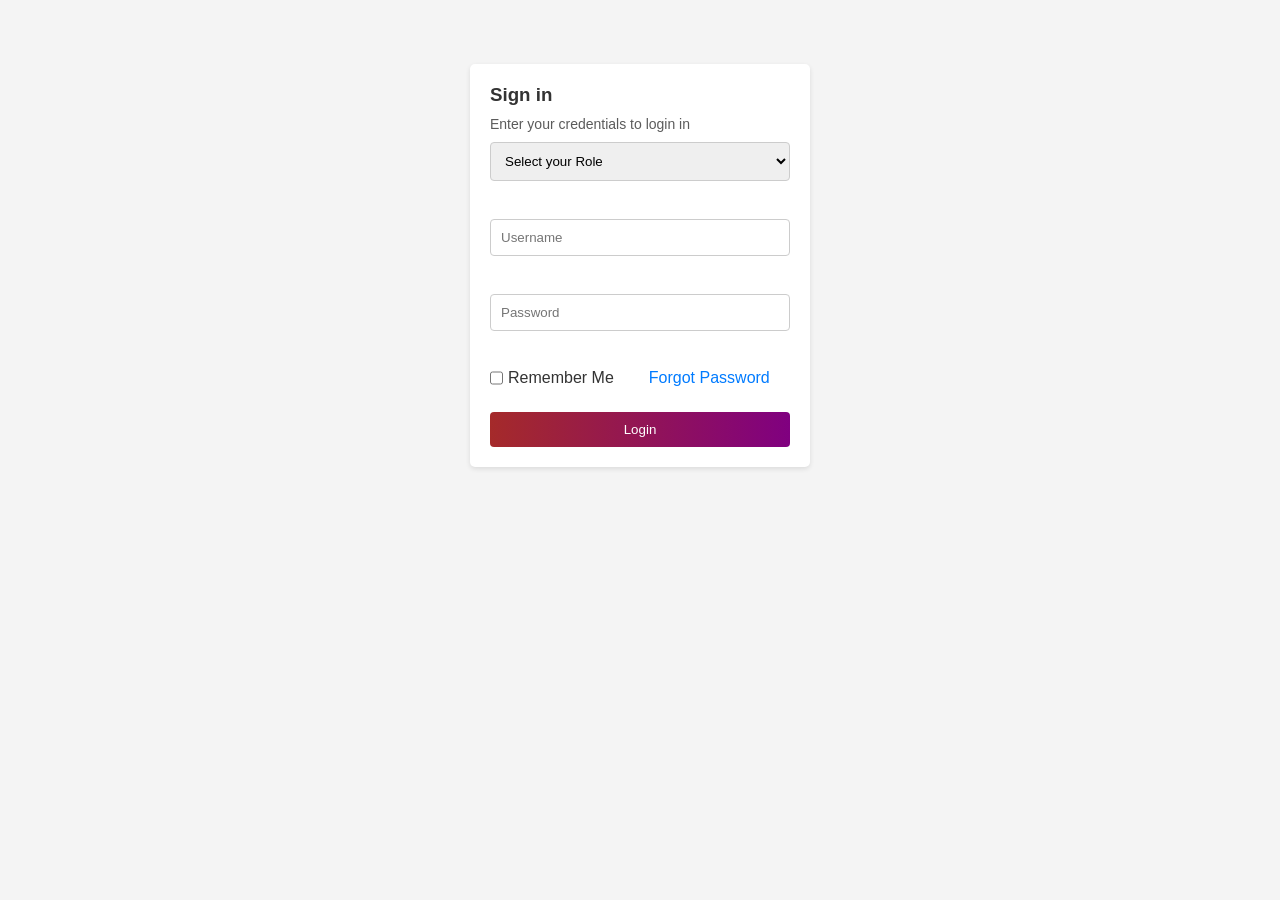
<file: HMS/index.html>
<html>
    <head>
        <link rel="stylesheet" href="styles.css">
    </head>
    <body>
        <div class="main_div">
            <h3>Sign in</h3>
            <p>Enter your credentials to login in</p>
            <form action="login.php" method="post">
              <select name="role" id="role">
                <option value="">Select your Role</option>
                <option value="Admin">Admin</option>
                <option value="Doctor">Doctor</option>
                <option value="patient">Patient</option>
              </select>  
                <br>
                <input type="text" name="username" placeholder="Username" required>
                <br>
                <input type="password" name="password" placeholder="Password" required>
                <br>
                <div class="options">
                    <input type="checkbox" id="rememberMe" name="rememberMe"> Remember Me
                    <a href="#" style="margin-left: 10%;">Forgot Password</a>
                </div>
                <button type="submit">Login</button>
            
            </form>

        </div>
    </body>
</html>
</file>
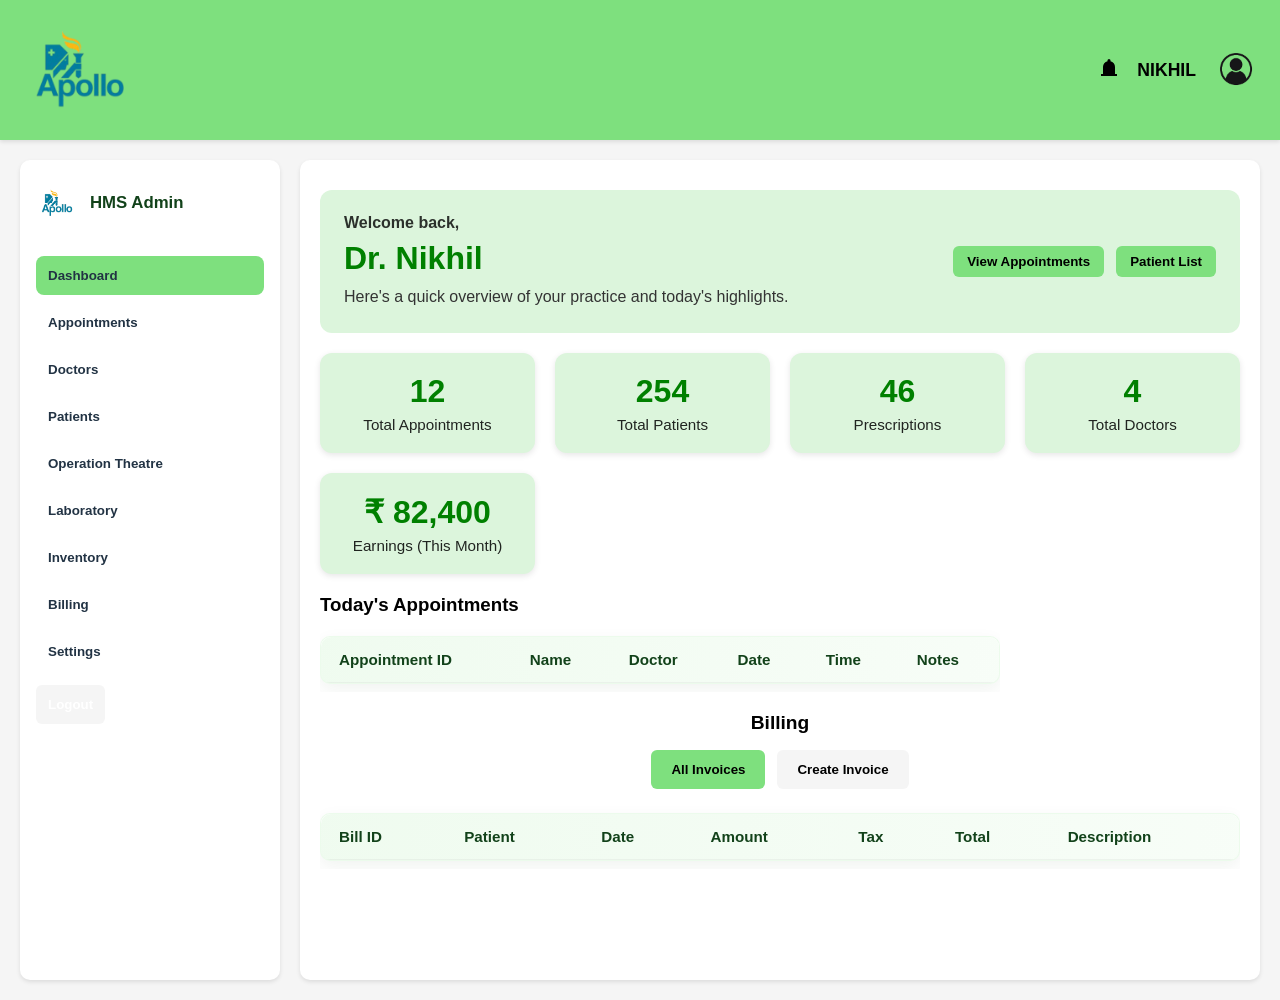
<file: HMS/admin/index.html>
<!DOCTYPE html>
<html lang="en">

<head>
    <meta charset="UTF-8">
    <meta name="viewport" content="width=device-width, initial-scale=1.0">
    <title>Admin Dashboard</title>
    <link rel="stylesheet" href="style.css">
</head>

<body>

    <!-- ===== HEADER ===== -->
    <div class="header">
        <div class="left">
            <img src="../imgs/logo.png" alt="Logo" class="logo">
            <button class="nav-btn" onclick="toggleSidebar()">
                ☰
            </button>

        </div>

        <div class="right">
            <button title="Notifications">
                <svg xmlns="http://www.w3.org/2000/svg" height="24" width="24" viewBox="0 -960 960 960">
                    <path
                        d="M160-200v-80h80v-280q0-83 50-147.5T420-792v-28q0-25 17.5-42.5T480-880q25 0 42.5 17.5T540-820v28q80 20 130 84.5T720-560v280h80v80H160Z" />
                </svg>
            </button>

            <p id="patient_name">NIKHIL</p>
            <button><img src="../imgs/defaultdp.png" alt="User" id="userdp"></button>
        </div>
    </div>

    <!-- ===== MAIN CONTAINER ===== -->
    <div class="container">

        <!-- ===== SIDEBAR ===== -->
        <aside class="left_content" id="sidebar">
            <div class="brand">
                <img src="../imgs/logo.png" alt="Logo" class="logo_sm">
                <h3>HMS Admin</h3>
            </div>
            <nav class="nav">
                <button onclick="showContent('dashboard', this)" class="active">Dashboard</button>
                <button onclick="showContent('appointments', this)">Appointments</button>
                <button onclick="showContent('doctors', this)">Doctors</button>
                <button onclick="showContent('patients', this)">Patients</button>
                <button onclick="showContent('operation_theatre', this)">Operation Theatre</button>
                <button onclick="showContent('laboratory', this)">Laboratory</button>
                <button onclick="showContent('inventory', this)">Inventory</button>
                <button onclick="showContent('billing', this)">Billing</button>
                <button onclick="showContent('settings', this)">Settings</button>
            </nav>

           <form action="../logout.php" method="post">
             <div style="margin-top:auto">
                
                <button class="logout-btn" type="submit">Logout</button>
            </div>
           </form>
        </aside>

        <!-- ===== CONTENT AREA ===== -->
        <main class="right_content">

            <!-- ===== DASHBOARD ===== -->
            <div id="dashboard" class="content active">
                <div class="welcome_board">
                    <div>
                        <h4>Welcome back,</h4>
                        <h2 id="doc_name">Dr. Nikhil</h2>
                        <p>Here's a quick overview of your practice and today's highlights.</p>
                    </div>

                    <div style="margin-left:auto; display:flex; gap:12px; align-items:center;">
                        <button class="view_btn"
                            onclick="showContent('appointments', document.querySelector('.left_content button:nth-child(2)'))">View
                            Appointments</button>
                        <button class="view_btn"
                            onclick="showContent('patients', document.querySelector('.left_content button:nth-child(3)'))">Patient
                            List</button>
                    </div>
                </div>

                <!-- Stats -->
                <div class="stats">
                    <div class="stat_card">
                        <h3 id="stat_upcoming">12</h3>
                        <p>Total Appointments</p>
                    </div>
                    <div class="stat_card">
                        <h3 id="stat_patients">254</h3>
                        <p>Total Patients</p>
                    </div>
                    <div class="stat_card">
                        <h3 id="stat_pres">46</h3>
                        <p>Prescriptions</p>
                    </div>
                    <div class="stat_card">
                        <h3 id="stat_doc">4</h3>
                        <p>Total Doctors</p>
                    </div>
                    <div class="stat_card">
                        <h3 id="stat_earn">₹ 82,400</h3>
                        <p>Earnings (This Month)</p>
                    </div>
                </div>

                <!-- Quick tables -->
                <div class="columns">
                    <section>
                        <h3 style="margin-bottom:12px;">Today's Appointments</h3>
                        <div class="tb">
                            <table id="apt_table">
                                <thead>
                                    <tr>
                                        <th>Appointment ID</th>
                                        <th>Name</th>
                                        <th>Doctor</th>
                                        <th>Date</th>
                                        <th>Time</th>
                                        <th>Notes</th>
                                    </tr>
                                </thead>
                                <tbody></tbody>
                            </table>
                        </div>


                        <!-- Recent prescriptions removed -->

                    </section>

                </div>
            </div>

            <!-- ===== APPOINTMENTS ===== -->
            <div id="appointments" class="content">
                <h2 class="apt">Appointments</h2>

                <div class="apt_btns">
                    <button onclick="showAppointmentTab('up_comming_apt', this)" class="active">Upcoming</button>
                    <button onclick="showAppointmentTab('past_apt', this)">Past</button>
                    <button onclick="showAppointmentTab('add_apt', this)">Add Appointment</button>
                </div>

                <div id="up_comming_apt" class="apt_content active">
                    <div class="tb">
                        <table id="up_apt_table">
                            <thead>
                                <tr>
                                    <th>Appointment ID</th>
                                    <th>Name</th>
                                    <th>Doctor</th>
                                    <th>Date</th>
                                    <th>Time</th>
                                    <th>Notes</th>
                                </tr>
                            </thead>
                            <tbody></tbody>
                        </table>
                    </div>
                </div>

                <div id="past_apt" class="apt_content">
                    <div class="tb">
                        <table id="past_apt_table">
                            <thead>
                                <tr>
                                    <th>Appointment ID</th>
                                    <th>Name</th>
                                    <th>Doctor</th>
                                    <th>Date</th>
                                    <th>Time</th>
                                    <th>Notes</th>
                                </tr>
                            </thead>
                            <tbody></tbody>
                        </table>
                    </div>
                </div>

                <div id="add_apt" class="apt_content">
                    <form class="apt_form" id="add_apt_form" action="../phpactions/create_appointment.php"
                        method="POST">
                        <div class="form_row">
                            <label>Patient Name</label>
                            <input type="text" id="new_name" name="new_name" required>
                        </div>
                        <div class="form_row">
                            <label>Doctor Name</label>
                            <input type="text" id="new_doctor_name" name="new_doctor_name" required>
                        </div>
                        <div class="form_row">
                            <label>Date</label>
                            <input type="date" id="new_date" name="new_date" required>
                        </div>
                        <div class="form_row">
                            <label>Time</label>
                            <input type="time" id="new_time" name="new_time" required>
                        </div>
                        <div class="form_row full">
                            <label>Treatment / Notes</label>
                            <textarea id="new_treatment" name="new_treatment"></textarea>
                        </div>
                        <div class="form_actions">
                            <button onclick="addAppointment()">Add Appointment</button>
                        </div>
                    </form>
                </div>
            </div>

            <!-- ===== DOCTORS ===== -->
            <div id="doctors" class="content">
                <h2 class="apt">Doctors</h2>

                <div class="apt_btns">
                    <button onclick="showDoctorTab('all_doctors', this)" class="active">All Doctors</button>
                    <button onclick="showDoctorTab('add_doctor', this)">Add Doctor</button>
                </div>

                <div id="all_doctors" class="apt_content active">
                    <div class="tb">
                        <table id="doctors_table">
                            <thead>
                                <tr>
                                    <th>ID</th>
                                    <th>Name</th>
                                    <th>Specialty</th>
                                    <th>Email</th>
                                    <th>Phone</th>
                                </tr>
                            </thead>
                            <tbody></tbody>
                        </table>
                    </div>
                </div>

                <div id="add_doctor" class="apt_content">
                    <form class="apt_form" id="add_doctor_form" action="../phpactions/create_doctor.php" method="POST">
                        <div class="form_row">
                            <label>Doctor Name</label>
                            <input type="text" id="doc_name" name="doc_name" placeholder="Dr. Name" required>
                        </div>
                        <div class="form_row">
                            <label>Specialty</label>
                            <input type="text" id="doc_specialty" name="doc_specialty" placeholder="e.g., Cardiology"
                                required>
                        </div>
                        <div class="form_row">
                            <label>Email</label>
                            <input type="email" id="doc_email" name="doc_email" placeholder="doctor@hms.com" required>
                        </div>
                        <div class="form_row">
                            <label>Phone</label>
                            <input type="text" id="doc_phone" name="doc_phone" placeholder="9876543210" required>
                        </div>
                        <div class="form_actions">
                            <button onclick="addDoctor()">Add Doctor</button>
                        </div>
                    </form>
                </div>
            </div>

            <!-- ===== PATIENTS ===== -->
            <div id="patients" class="content">
                <h2 class="apt">Patients</h2>

                <div class="apt_btns">
                    <button onclick="showPatientTab('all_patients', this)" class="active">All Patients</button>
                    <button onclick="showPatientTab('add_patient', this)">Add Patient</button>
                </div>

                <div id="all_patients" class="apt_content active">
                    <div class="tb">
                        <table id="patients_table">
                            <thead>
                                <tr>
                                    <th>ID</th>
                                    <th>Name</th>
                                    <th>Age</th>
                                    <th>Phone</th>
                                    <th>Email</th>
                                    <th>Address</th>
                                </tr>
                            </thead>
                            <tbody></tbody>
                        </table>
                    </div>
                </div>

                <div id="add_patient" class="apt_content">
                    <form class="apt_form" id="add_patient_form" action="../phpactions/create_patient.php" method="POST">
                        <div class="form_row">
                            <label>Patient Name</label>
                            <input type="text" id="pat_name" name="pat_name" placeholder="Full Name" required>
                        </div>
                        <div class="form_row">
                            <label>Age</label>
                            <input type="number" id="pat_age" name="pat_age" placeholder="25">
                        </div>
                        <div class="form_row">
                            <label>Phone</label>
                            <input type="text" id="pat_phone" name="pat_phone" placeholder="9876543210">
                        </div>
                        <div class="form_row full">
                            <label>Address</label>
                            <input type="text" id="pat_address" name="pat_address" placeholder="House, Street, City">
                        </div>
                        <div class="form_row full">
                            <label>Email</label>
                            <input type="email" id="pat_email" name="pat_email" placeholder="patient@email.com">
                        </div>
                        <div class="form_actions">
                            <button type="submit">Add Patient</button>
                        </div>
                    </form>
                </div>
            </div>

            <!-- Prescriptions section removed -->

            <!-- ===== LABORATORY ===== -->
            <div id="laboratory" class="content">
                <h2 class="apt">Laboratory</h2>

                <div class="apt_btns">
                    <button onclick="showLabTab('all_labs', this)" class="active">All Labs</button>
                    <button onclick="showLabTab('add_lab', this)">Add Lab</button>
                </div>

                <div id="all_labs" class="apt_content active">
                                       <div class="tb">
                        <table id="lab_table">
                            <thead>
                                <tr>
                                    <th>Lab ID</th>
                                    <th>Lab Name</th>
                                    <th>Location</th>
                                    <th>Head</th>
                                    <th>Tests Available</th>
                                    
                                </tr>
                            </thead>
                            <tbody></tbody>
                        </table>
                    </div>
                </div>

                <div id="add_lab" class="apt_content">
                    <form class="apt_form" id="add_lab_form" action="../phpactions/create_lab.php" method="POST">
                        <div class="form_row">
                            <label>Lab Name</label>
                            <input type="text" id="lab_name" name="lab_name" placeholder="e.g., Pathology Lab">
                        </div>
                        <div class="form_row">
                            <label>Location</label>
                            <input type="text" id="lab_location" name="lab_location"
                                placeholder="e.g., Ground Floor, Block A">
                        </div>
                        <div class="form_row">
                            <label>Lab Head/Technician</label>
                            <input type="text" id="lab_head" name="lab_head" placeholder="e.g., Dr. Name">
                        </div>
                        <div class="form_row full">
                            <label>Tests Available</label>
                            <textarea id="lab_tests" name="lab_tests"
                                placeholder="e.g., Blood Test, X-ray, Ultrasound, CT Scan"></textarea>
                        </div>
                        <div class="form_actions">
                            <button type="submit">Add Laboratory</button>
                        </div>
                    </form>
                </div>
            </div>

            <!-- ===== BILLING ===== -->
            <div id="billing" class="content active">
                <h2 class="apt">Billing</h2>

                <div class="apt_btns">
                    <button onclick="showBillingTab('all_billing', this)" class="active">All Invoices</button>
                    <button onclick="showBillingTab('add_billing', this)">Create Invoice</button>
                </div>

                <div id="all_billing" class="apt_content active">
                    <div class="tb">
                        <table id="billing_table">
                            <thead>
                                <tr>
                                    <th>Bill ID</th>
                                    <th>Patient</th>
                                    <th>Date</th>
                                    <th>Amount</th>
                                    <th>Tax</th>
                                    <th>Total</th>
                                    <th>Description</th>
                                    
                                </tr>
                            </thead>
                            <tbody></tbody>
                        </table>
                    </div>
                </div>

                <div id="add_billing" class="apt_content">
                    <form class="apt_form" id="add_billing_form" action="../phpactions/create_bill.php" method="POST">
                        <div class="form_row">
                            <label>Patient Name</label>
                            <input type="text" id="bill_patient" name="patient_name" placeholder="Patient name">
                        </div>
                        <div class="form_row">
                            <label>Amount</label>
                            <input type="number" id="bill_amount" name="amount" placeholder="5000" min="1">
                        </div>
                        <div class="form_row">
                            <label>Tax (%)</label>
                            <input type="number" id="bill_tax" name="tax" placeholder="18" min="0" max="100">
                        </div>
                        <div class="form_row full">
                            <label>Description</label>
                            <textarea id="bill_description" name="description"
                                placeholder="e.g., General consultation, medicines, tests"></textarea>
                        </div>
                        <div class="form_actions">
                            <button type="submit">Create Invoice</button>
                        </div>
                    </form>
                </div>
            </div>

            <!-- ===== INVENTORY ===== -->
            <div id="inventory" class="content">
                <h2 class="apt">Inventory</h2>

                <div class="apt_btns">
                    <button onclick="showInventoryTab('all_inventory', this)" class="active">All Items</button>
                </div>

                <div id="all_inventory" class="apt_content active">
                    <div class="tb inventory_tb">
                        <table id="inventory_table">
                            <thead>
                                <tr>
                                    <th>Item</th>
                                    <th>Quantity</th>
                                    <th>Priority</th>
                                    <th>Notes</th>
                                    <th>Status</th>
                                </tr>
                            </thead>
                            <tbody></tbody>
                        </table>
                    </div>
                </div>
            </div>

            <!-- ===== LAB REPORTS ===== -->
            <div id="lab_reports" class="content">
                <h2>Lab Reports</h2>
                <div class="lab_tb">
                    <table id="lab_reports_table">
                        <thead>
                            <tr>
                                <th>Test</th>
                                <th>Date</th>
                                <th>Doctor</th>
                                <th>Status</th>
                            </tr>
                        </thead>
                        <tbody></tbody>
                    </table>
                </div>
            </div>

            <!-- ===== SURGERIES ===== -->
            <div id="surgeries" class="content">
                <h2>Surgeries</h2>

                <div class="surgeries_top" style="display:flex; gap:20px; flex-wrap:wrap;">
                    <form class="surgery_form" style="flex:1; min-width:320px;">
                        <div class="form_row">
                            <label>Patient</label>
                            <input type="text" id="surg_patient" placeholder="Patient name">
                        </div>

                        <div style="display:flex; gap:12px;">
                            <div class="form_row" style="flex:1;">
                                <label>Date</label>
                                <input type="date" id="surg_date">
                            </div>
                            <div class="form_row" style="width:140px;">
                                <label>Time</label>
                                <input type="time" id="surg_time">
                            </div>
                        </div>

                        <div class="form_row">
                            <label>Procedure</label>
                            <input type="text" id="surg_procedure" placeholder="e.g., Appendectomy">
                        </div>

                        <div style="display:flex; gap:12px;">
                            <div class="form_row" style="flex:1;">
                                <label>Operating Room</label>
                                <input type="text" id="surg_or" placeholder="OR 1">
                            </div>
                            <div class="form_row" style="width:200px;">
                                <label>Surgeon</label>
                                <input type="text" id="surg_surgeon" placeholder="Dr. Name">
                            </div>
                        </div>

                        <div class="form_row full">
                            <label>Notes</label>
                            <textarea id="surg_notes" placeholder="Optional notes..."></textarea>
                        </div>

                        <div class="form_actions">
                            <button onclick="addSurgery()">Schedule Surgery</button>
                        </div>
                    </form>

                </div>

                <h3 style="margin-top:20px;">Scheduled Surgeries</h3>
                <div class="tb surgeries_tb">
                    <table id="surgeries_table">
                        <thead>
                            <tr>
                                <th>Patient</th>
                                <th>Date</th>
                                <th>Time</th>
                                <th>Procedure</th>
                                <th>OR</th>
                                <th>Surgeon</th>
                                <th>Status</th>
                                <th>Action</th>
                            </tr>
                        </thead>
                        <tbody></tbody>
                    </table>
                </div>
            </div>
            <!-- ===== OPERATION THEATRE ===== -->
            <div id="operation_theatre" class="content">
                <h2 class="apt">Operation Theatre</h2>

                <div class="apt_btns">
                    <button onclick="showOTTab('all_rooms', this)" class="active">All Rooms</button>
                    <button onclick="showOTTab('add_room', this)">Add Room</button>
                </div>

                <div id="all_rooms" class="apt_content active">
                   
                    <div class="tb">
                        <table id="ot_table">
                            <thead>
                                <tr>
                                    <th>Room Number</th>
                                    <th>Name</th>
                                    <th>Capacity</th>
                                    <th>Equipment</th>
                                </tr>
                            </thead>
                            <tbody></tbody>
                        </table>
                    </div>
                </div>

                <div id="add_room" class="apt_content">
                    <form class="apt_form" id="add_room_form" action="../phpactions/create_operationroom.php"
                        method="POST">
                        <div class="form_row">
                            <label>Room Number</label>
                            <input type="text" id="room_number" name="room_number" placeholder="e.g., OR-1">
                        </div>
                        <div class="form_row">
                            <label>Room Name</label>
                            <input type="text" id="room_name" name="room_name"
                                placeholder="e.g., Main Operation Theatre">
                        </div>
                        <div class="form_row">
                            <label>Capacity</label>
                            <input type="number" id="room_capacity" name="room_capacity" placeholder="5" min="1">
                        </div>
                        <div class="form_row full">
                            <label>Equipment Available</label>
                            <textarea id="room_equipment" name="room_equipment"
                                placeholder="e.g., Surgical lights, Monitors, Anesthesia machine"></textarea>
                        </div>
                        <div class="form_actions">
                            <button onclick="addOTRoom()">Add Room</button>
                        </div>
                    </form>
                </div>
            </div>
            <!-- ===== SETTINGS ===== -->
            <div id="settings" class="content">
                <h2>Settings</h2>

                <div class="settings_container">
                    <form class="settings_form" onsubmit="event.preventDefault(); saveSettings();">
                        <!-- Profile Section -->
                        <div class="settings_group">
                            <div class="group_header">
                                <h4>👤 Profile</h4>
                                <p>Manage your profile information</p>
                            </div>

                            <div class="settings_row">
                                <label>Profile Picture</label>
                                <div class="avatar_row">
                                    <img id="avatar_preview" src="../imgs/defaultdp.png" alt="avatar">
                                    <div>
                                        <input type="file" id="setting_avatar" accept="image/*"
                                            onchange="previewAvatar(event)">
                                        <small>JPG or PNG, max 2MB</small>
                                    </div>
                                </div>
                            </div>

                            <div class="settings_row">
                                <label>Display Name</label>
                                <input type="text" id="setting_name" value="Admin User" placeholder="Your name">
                            </div>

                            <div class="settings_row">
                                <label>Email Address</label>
                                <input type="email" id="setting_email" value="admin@hms.com"
                                    placeholder="your@email.com">
                            </div>
                        </div>

                    </form>

                    <!-- Preferences Section -->
                    <div class="settings_group">
                        <div class="group_header">
                            <h4>👨‍💼 Add Admin</h4>
                            <p>Create new administrator account</p>
                        </div>

                        <form action="../phpactions/create_admin.php" method="post">
                            <div class="settings_row">
                                <label>Admin Name</label>
                                <input type="text" id="admin_name" name="admin_name" placeholder="Full name">
                            </div>

                            <div class="settings_row">
                                <label>Email Address</label>
                                <input type="email" id="admin_email" name="admin_email" placeholder="admin@hms.com">
                            </div>

                            <div class="settings_row">
                                <label>Phone Number</label>
                                <input type="text" id="admin_phone" name="admin_phone" placeholder="9876543210">
                            </div>

                            <div class="settings_row">
                                <label>Password</label>
                                <input type="password" id="admin_password" name="admin_password"
                                    placeholder="Enter password" minlength="6">
                            </div>

                            <div class="settings_actions" style="margin-top:12px; border:none; padding:0;">
                                <button type="submit" class="btn_primary">Create Admin</button>
                            </div>
                        </form>
                    </div>

                    <form class="settings_form" action="up_admin_detalis.php" method="post">

                        <!-- Security Section -->
                        <div class="settings_group">
                            <div class="group_header">
                                <h4>🔒 Security</h4>
                                <p>Keep your account secure</p>
                            </div>

                            <div class="settings_row">
                                <label>Current Password</label>
                                <input type="password" id="current_password" name="current_password" placeholder="Current password" minlength="6">
                                
                            </div>
                            <div class="settings_row">
                                <label>Change Password</label>
                                <input type="password" id="new_password" name="new_password" placeholder="New password" minlength="6">
                                
                            </div>
                        </div>

                        <div class="settings_actions">
                            <button type="submit" class="btn_primary">Save Changes</button>
                        </div>

                        <div id="settings_msg" class="success_msg" style="display:none;">Settings saved successfully ✅
                        </div>
                    </form>
                </div>
            </div>

    </div>

    </div>


    <div class="overlay" onclick="toggleSidebar()"></div>


    
</body>
<script src="admin1.js"></script>

</html>
</file>
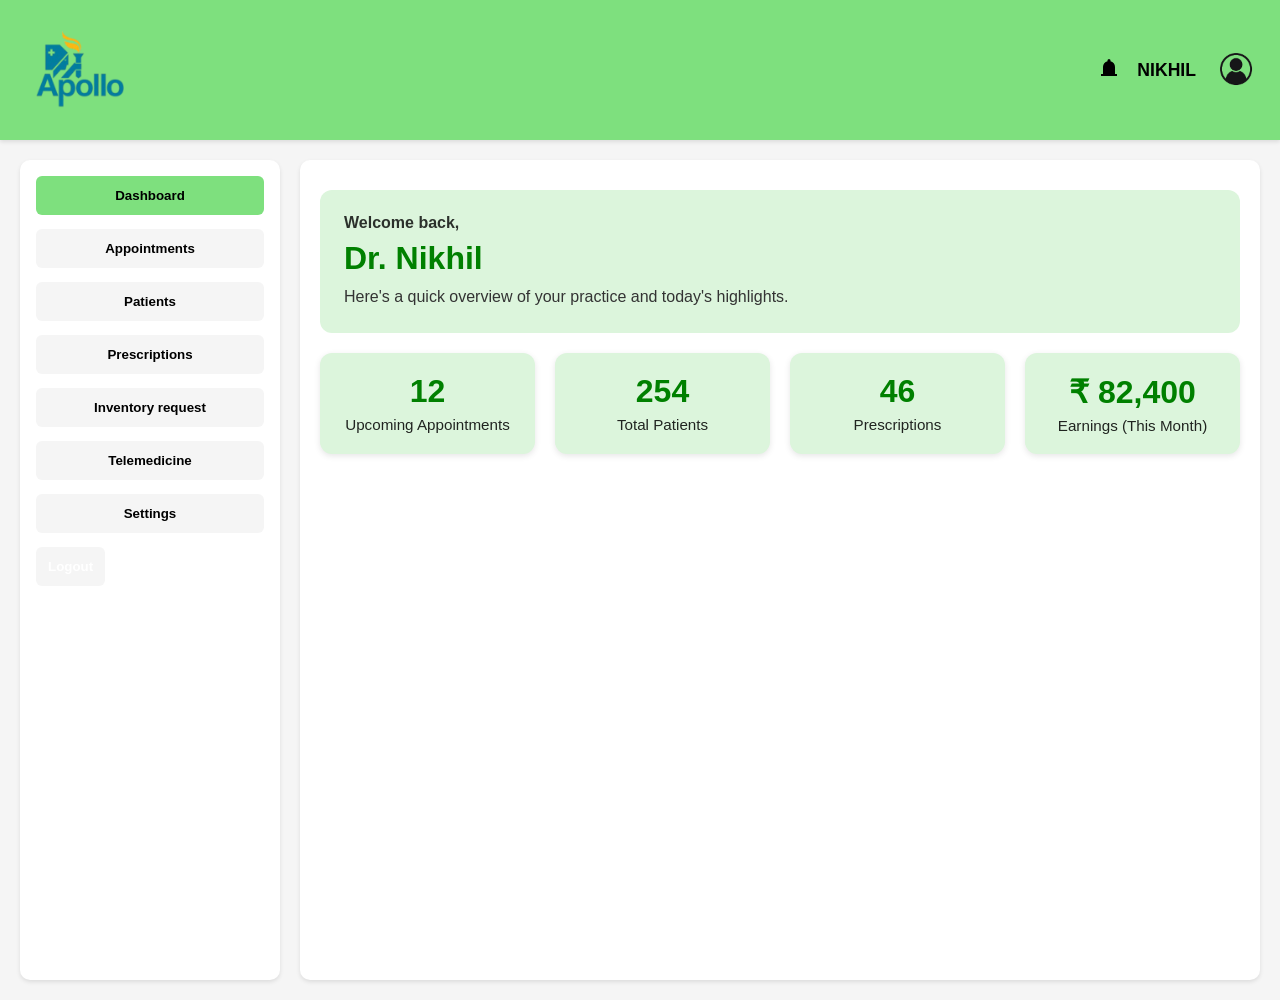
<file: HMS/doctors/index.html>
<!DOCTYPE html>
<html lang="en">

<head>
    <meta charset="UTF-8">
    <title>Doctor Dashboard</title>
    <meta name="viewport" content="width=device-width, initial-scale=1.0">
    <link rel="stylesheet" href="style.css">
</head>

<body>

    <!-- ===== HEADER ===== -->
    <div class="header">
        <div class="left">
            <img src="../imgs/logo.png" alt="Logo" class="logo">
            <button class="nav-btn" onclick="toggleSidebar()">☰</button>
        </div>

        <div class="right">
            <button title="Notifications"><svg xmlns="http://www.w3.org/2000/svg" height="24" width="24" viewBox="0 -960 960 960">
                    <path
                        d="M160-200v-80h80v-280q0-83 50-147.5T420-792v-28q0-25 17.5-42.5T480-880q25 0 42.5 17.5T540-820v28q80 20 130 84.5T720-560v280h80v80H160Z" />
                </svg></button>
            <p id="patient_name">NIKHIL</p>
            <button><img src="../imgs/defaultdp.png" alt="User" id="userdp"></button>
        </div>
    </div>

    <!-- ===== MAIN ===== -->
    <div class="container">

        <!-- SIDEBAR -->
        <div class="left_content">
            <button onclick="showContent('dashboard', this)">Dashboard</button>
            <button onclick="showContent('appointments', this)">Appointments</button>
            <button onclick="showContent('patients', this)">Patients</button>
            <button onclick="showContent('prescriptions', this)">Prescriptions</button>
            <button onclick="showContent('inventory', this)">Inventory request</button>
            <button onclick="showContent('telemedicine', this)">Telemedicine</button>
            <button onclick="showContent('settings', this)">Settings</button>
            <form action="../logout.php" method="post">
                <button class="logout-btn" type="submit">Logout</button>
            </form>
        </div>

        <!-- CONTENT -->
        <div class="right_content">

            <!-- DASHBOARD -->
            <div id="dashboard" class="content">
                <div class="welcome_board">
                    <div>
                        <h4>Welcome back,</h4>
                        <h2 id="doc_name">Dr. Nikhil</h2>
                        <p>Here's a quick overview of your practice and today's highlights.</p>
                    </div>
                </div>

                <div class="stats">
                    <div class="stat_card">
                        <h3 id="stat_upcoming">12</h3>
                        <p>Upcoming Appointments</p>
                    </div>
                    <div class="stat_card">
                        <h3 id="stat_patients">254</h3>
                        <p>Total Patients</p>
                    </div>
                    <div class="stat_card">
                        <h3 id="stat_pres">46</h3>
                        <p>Prescriptions</p>
                    </div>
                    
                    <div class="stat_card">
                        <h3>₹ 82,400</h3>
                        <p>Earnings (This Month)</p>
                    </div>
                </div>
            </div>

            <!-- APPOINTMENTS -->
            <div id="appointments" class="content">

                <h2 class="apt">Appointments</h2>

                <div class="apt_btns">
                    <button onclick="showAppointmentTab('up_comming_apt', this)" class="active">Upcoming</button>
                    <button onclick="showAppointmentTab('past_apt', this)">Past</button>
                    <button onclick="showAppointmentTab('add_apt', this)">Add Appointment</button>
                </div>

                <!-- UPCOMING -->
                <div id="up_comming_apt" class="apt_content active">
                    <div class="tb">
                        <table id="up_apt_table">
                            <thead>
                                <tr>
                                    <th>Appointment ID</th>
                                    <th>Name</th>
                                    <th>Doctor</th>
                                    <th>Date</th>
                                    <th>Time</th>
                                    <th>Notes</th>
                                </tr>
                            </thead>
                            <tbody>
                                <!-- DB data -->
                            </tbody>
                        </table>
                    </div>
                </div>

                <!-- PAST -->
                <div id="past_apt" class="apt_content">
                    <div class="tb">
                        <table id="past_apt_table">
                            <thead>
                                <tr>
                                    <th>Appointment ID</th>
                                    <th>Name</th>
                                    <th>Doctor</th>
                                    <th>Date</th>
                                    <th>Time</th>
                                    <th>Notes</th>
                                </tr>
                            </thead>
                            <tbody>
                                <!-- DB data -->
                            </tbody>
                        </table>
                    </div>
                </div>

                <!-- ADD -->
                <div id="add_apt" class="apt_content">
                    <form class="apt_form" action="create_appointment.php" method="POST">

                        <div class="form_row">
                            <label>Patient Name</label>
                            <input type="text" name="patient_name" required>
                        </div>

                        <div class="form_row">
                            <label>Date</label>
                            <input type="date" name="appointment_date" required>
                        </div>

                        <div class="form_row">
                            <label>Time</label>
                            <input type="time" name="appointment_time" required>
                        </div>

                        <div class="form_row full">
                            <label>Treatment / Notes</label>
                            <textarea name="treatment_notes" placeholder="Optional notes..."></textarea>
                        </div>

                        <div class="form_actions">
                            <button type="submit">Add Appointment</button>
                        </div>

                    </form>
                </div>

            </div>

            <!-- PATIENTS -->
            <div id="patients" class="content">
                <h2>Patients</h2>
                <div class="tb">
                    <table id="patient_table">
                        <thead>
                            <tr>
                                <th>Patient ID</th>
                                <th>Name</th>
                                <th>Age</th>
                                <th>Phone</th>
                                <th>Mail</th>
                                <th>Address</th>
                            </tr>
                        </thead>
                        <tbody></tbody>
                    </table>
                </div>
            </div>

            <!-- PRESCRIPTIONS -->
            <!-- PRESCRIPTIONS -->
            <div id="prescriptions" class="content">

                <h2>Prescriptions</h2>

                <div class="apt_btns">
                    <button onclick="showPrescriptionTab('prescription_list', this)" class="active">
                        Prescription List
                    </button>
                    <button onclick="showPrescriptionTab('add_prescription', this)">
                        Add Prescription
                    </button>
                </div>

                <!-- PRESCRIPTION LIST -->
                <div id="prescription_list" class="apt_content active">
                    <div class="tb">
                        <table id="prescription_table">
                            <thead>
                                <tr>
                                    <th>Prescription ID</th>
                                    <th>Patient</th>
                                    <th>Date</th>
                                    <th>Medicine</th>
                                    <th>Dosage</th>
                                    <th>Frequency</th>
                                    <th>Notes</th>
                                </tr>
                            </thead>
                            <tbody>
                                <!-- DB data -->
                            </tbody>
                        </table>
                    </div>
                </div>

                <!-- ADD PRESCRIPTION -->
                <div id="add_prescription" class="apt_content">
                    <form class="apt_form" action="create_prescription.php" method="POST">

                        <div class="form_row">
                            <label>Patient Name</label>
                            <input type="text" name="patient_name" required>
                        </div>

                        <div class="form_row">
                            <label>Date</label>
                            <input type="date" name="prescription_date" required>
                        </div>

                        <div class="form_row">
                            <label>Medicine</label>
                            <input type="text" name="medicine" required>
                        </div>

                        <div class="form_row">
                            <label>Dosage</label>
                            <input type="text" name="dosage" placeholder="e.g. 500mg" required>
                        </div>

                        <div class="form_row">
                            <label>Frequency</label>
                            <input type="text" name="frequency" placeholder="e.g. Twice daily" required>
                        </div>

                        <div class="form_row full">
                            <label>Notes</label>
                            <textarea name="notes" placeholder="Optional instructions..."></textarea>
                        </div>

                        <div class="form_actions">
                            <button type="submit">Add Prescription</button>
                        </div>

                    </form>
                </div>

            </div>
            <!-- INVENTORY -->
            <div id="inventory" class="content">

                <h2>Inventory Requests</h2>

                <div class="apt_btns">
                    <button onclick="showInventoryTab('inventory_list', this)" class="active">
                        Request List
                    </button>
                    <button onclick="showInventoryTab('add_inventory', this)">
                        Add Request
                    </button>
                </div>

                <!-- REQUEST LIST -->
                <div id="inventory_list" class="apt_content active">
                    <div class="tb">
                        <table id="inventory_table">
                            <thead>
                                <tr>
                                    <th>Request ID</th>
                                    <th>Item</th>
                                    <th>Quantity</th>
                                    <th>Priority</th>
                                    <th>Date</th>
                                    <th>Notes</th>

                                </tr>
                            </thead>
                            <tbody>
                                <!-- DB data -->
                            </tbody>
                        </table>
                    </div>
                </div>

                <!-- ADD REQUEST -->
                <div id="add_inventory" class="apt_content">
                    <form class="apt_form" action="create_inventory_request.php" method="POST">

                        <div class="form_row">
                            <label>Item Name</label>
                            <input type="text" name="item_name" required>
                        </div>

                        <div class="form_row">
                            <label>Quantity</label>
                            <input type="number" name="quantity" min="1" required>
                        </div>

                        <div class="form_row">
                            <label>Priority</label>
                            <select name="priority" required>
                                <option value="">Select Priority</option>
                                <option value="High">High</option>
                                <option value="Normal">Normal</option>
                                <option value="Low">Low</option>
                            </select>
                        </div>

                        <div class="form_row full">
                            <label>Notes</label>
                            <textarea name="notes" placeholder="Optional notes..."></textarea>
                        </div>

                        <div class="form_actions">
                            <button type="submit">Submit Request</button>
                        </div>

                    </form>
                </div>

            </div>
            <!-- TELEMEDICINE -->
            <div id="telemedicine" class="content">

                <h2>Telemedicine</h2>

                <div class="apt_btns">
                    <button onclick="showTelemedicineTab('tele_list', this)" class="active">
                        Session List
                    </button>
                    <button onclick="showTelemedicineTab('add_tele', this)">
                        Schedule Session
                    </button>
                </div>

                <!-- SESSION LIST -->
                <div id="tele_list" class="apt_content active">
                    <div class="tb">
                        <table id="session_table">
                            <thead>
                                <tr>
                                    <th>Session ID</th>
                                    <th>Patient</th>
                                    <th>Date</th>
                                    <th>Time</th>
                                    <th>Note</th>
                                    <th>Link</th>
                                    
                                </tr>
                            </thead>
                            <tbody>
                                <!-- DB data -->
                            </tbody>
                        </table>
                    </div>
                </div>

                <!-- ADD TELE SESSION -->
                <div id="add_tele" class="apt_content">
                    <form class="apt_form" action="create_telemedicine.php" method="POST">

                        <div class="form_row">
                            <label>Patient Name</label>
                            <input type="text" name="patient_name" required>
                        </div>

                        <div class="form_row">
                            <label>Date</label>
                            <input type="date" name="session_date" required>
                        </div>

                        <div class="form_row">
                            <label>Time</label>
                            <input type="time" name="session_time" required>
                        </div>

                        <div class="form_row">
                            <label>Notes</label>
                            <input type="text" name="notes" placeholder="e.g. General Consultation" required>
                        </div>

                        <div class="form_row full">
                            <label>Meeting Link</label>
                            <input type="url" name="meeting_link" placeholder="https://..." required>
                        </div>

                        <div class="form_actions">
                            <button type="submit">Schedule Session</button>
                        </div>

                    </form>
                </div>

            </div>


            <!-- SETTINGS -->
            <div id="settings" class="content">
                <h2>Settings</h2>
                <div class="settings_form">
                    <div class="settings_row">
                        <label>Display Name</label>
                        <input type="text" id="setting_name" value="Dr. Nikhil">
                    </div>

                    <div class="settings_row">
                        <label>Email</label>
                        <input type="email" id="setting_email" value="nikhil@example.com">
                    </div>

                    <div class="settings_row">
                        <label>Change Password</label>
                        <input type="password" id="new_password">
                        <div class="pw_row">
                            <label>
                                <input type="checkbox" id="show_pass" onchange="toggleShowPassword()">
                                Show password
                            </label>
                        </div>
                    </div>

                    <div class="settings_actions">
                        <button type="button" onclick="saveSettings()">Save</button>
                        <button type="button" onclick="resetSettings()">Reset</button>
                    </div>
                </div>
            </div>

        </div>
    </div>

    <div class="overlay" onclick="toggleSidebar()"></div>

    <script src="doc1.js"></script>

</body>

</html>
</file>
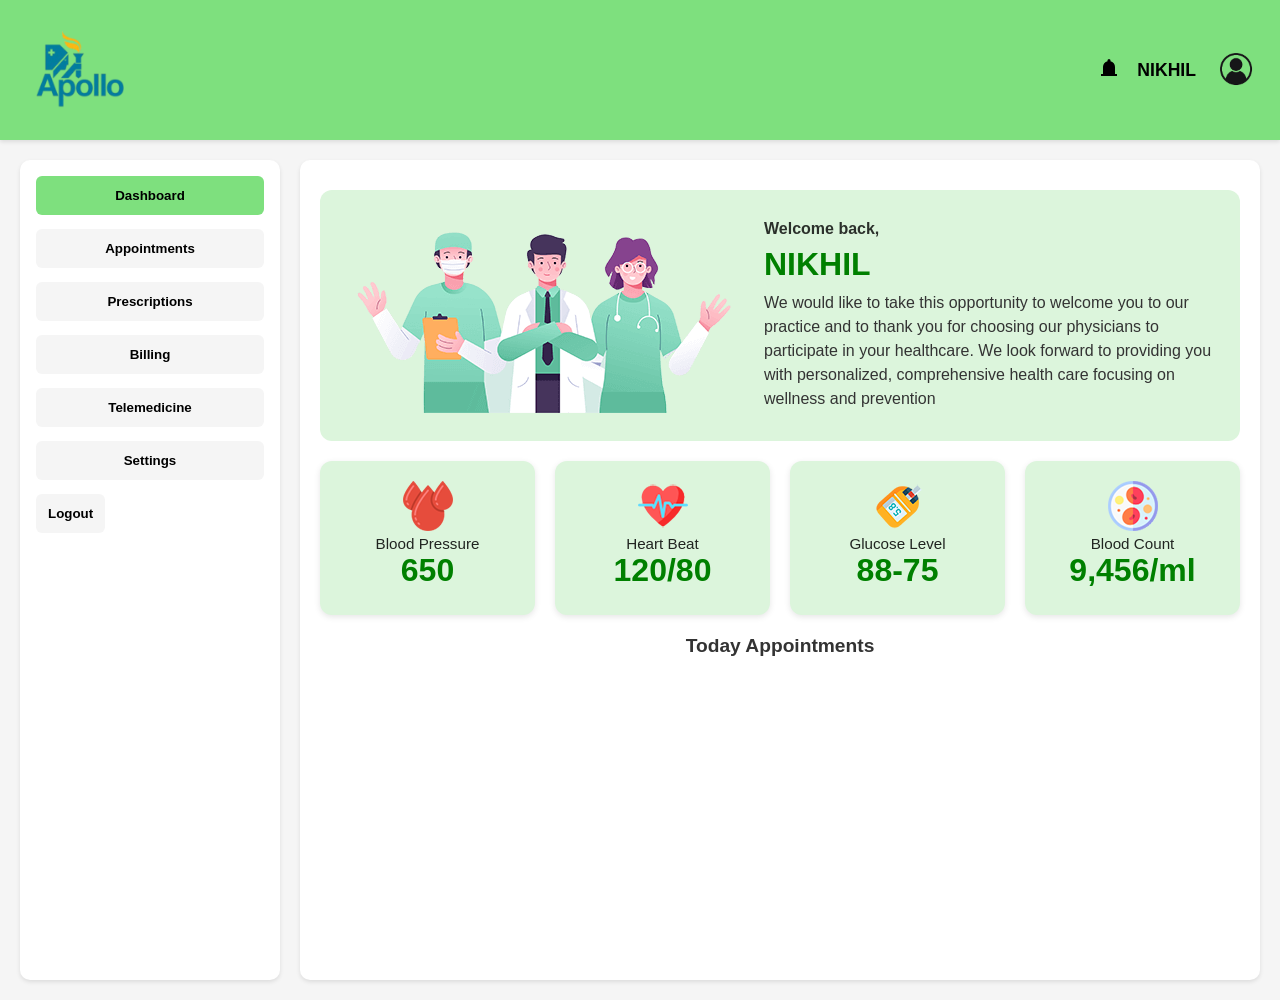
<file: HMS/patient/index.html>
<!DOCTYPE html>
<html lang="en">

<head>
    <meta charset="UTF-8">
    <meta name="viewport" content="width=device-width, initial-scale=1.0">
    <title>Patient Dashboard</title>
    <link rel="stylesheet" href="style.css">
</head>

<body>

    <!-- ===== HEADER ===== -->
    <div class="header">
        <div class="left">
            <img src="../imgs/logo.png" alt="Logo" class="logo">
            <button class="nav-btn" onclick="toggleSidebar()">
                ☰
            </button>

        </div>

        <div class="right">
            <button title="Notifications">
                <svg xmlns="http://www.w3.org/2000/svg" height="24" width="24" viewBox="0 -960 960 960">
                    <path
                        d="M160-200v-80h80v-280q0-83 50-147.5T420-792v-28q0-25 17.5-42.5T480-880q25 0 42.5 17.5T540-820v28q80 20 130 84.5T720-560v280h80v80H160Z" />
                </svg>
            </button>

            <p id="patient_name">NIKHIL</p>
            <button><img src="../imgs/defaultdp.png" alt="User" id="userdp"></button>
        </div>
    </div>

    <!-- ===== MAIN CONTAINER ===== -->
    <div class="container">

        <!-- ===== SIDEBAR ===== -->
        <div class="left_content">
            <button onclick="showContent('dashboard', this)">Dashboard</button>
            <button onclick="showContent('appointments', this)">Appointments</button>
            <button onclick="showContent('prescriptions', this)">Prescriptions</button>
            <button onclick="showContent('billing', this)">Billing</button>
            <button onclick="showContent('telemedicine', this)">Telemedicine</button>
            <button onclick="showContent('settings', this)">Settings</button>
            <form action="../logout.php">
                <button class="logout">Logout</button>
            </form>
            
        </div>

        <!-- ===== CONTENT AREA ===== -->
        <div class="right_content">
            <div id="dashboard" class="content">
                <div class="welcome_board">
                    <div>
                        <img src="../imgs/welcome.png" alt="welcome_img">
                    </div>
                    <div>
                        <h4>Welcome back,</h4>
                        <h2 id="patient_name_welcome">NIKHIL</h2>
                        <p>
                            We would like to take this opportunity to welcome you to our practice and to thank you for
                            choosing our physicians to participate in your healthcare. We look forward to providing you
                            with personalized, comprehensive health care focusing on wellness and prevention</p>
                    </div>

                </div>
                <div class="stats">
                    <div class="stat_card">
                        <div>
                            <img src="../imgs/bloodpressure.png" alt="bp_icon">
                        </div>
                        <div>
                            <p>Blood Pressure</p>
                            <h3 id="bp">650</h3>

                        </div>

                    </div>
                    <div class="stat_card">
                        <div>
                            <img src="../imgs/heartbeat.png" alt="bp_icon">
                        </div>
                        <div>
                            <p>Heart Beat</p>
                            <h3 id="hb">120/80</h3>

                        </div>

                    </div>
                    <div class="stat_card">
                        <div>
                            <img src="../imgs/glucose.png" alt="bp_icon">
                        </div>
                        <div>
                            <p>Glucose Level</p>
                            <h3 id="glucose">88-75</h3>

                        </div>

                    </div>
                    <div class="stat_card">
                        <div>
                            <img src="../imgs/bloodcount.png" alt="bp_icon">
                        </div>
                        <div>
                            <p>Blood Count</p>
                            <h3 id="bc">9,456/ml</h3>

                        </div>

                    </div>

                </div>
                <div class="apt">
                    <h2>Today Appointments</h2>
                    <div>
                        <table id="apt_table" class="tb">
                            
                            <tbody>

                            </tbody>
                        </table>

                    </div>

                </div>
            </div>
            <div id="appointments" class="content">

                <div class="apt_btns">
                    <button onclick="showAppointmentTab('up_comming_apt', this)">Upcoming Appointments</button>
                    <button onclick="showAppointmentTab('past_apt', this)">Past Appointments</button>
                    <button onclick="showAppointmentTab('add_apt', this)">Add Appointment</button>
                </div>

                <div id="up_comming_apt" class="apt_content">
                    <table id="up_apt_table" class="tb">
                        
                        <tbody>

                        </tbody>
                    </table>
                </div>

                <div id="past_apt" class="apt_content">
                    <table id="past_apt_table" class="tb">
                        <tbody>

                        </tbody>
                    </table>
                </div>

                <div id="add_apt" class="apt_content">

                    <form id="add_apt_form" class="apt_form" action="../patientphpactions/add_appointment.php" method="post">

                        <div class="form_row">
                            <label for="doctor_name">Doctor Name</label>
                            <input type="text" id="doctor_name" name="doctor_name" placeholder="Doctor name" required>
                        </div>

                        <div class="form_row">
                            <label for="date">Date</label>
                            <input type="date" id="date" name="date" required>
                        </div>

                        <div class="form_row">
                            <label for="time">Time</label>
                            <input type="time" id="time" name="time" required>
                        </div>

                        <div class="form_row full">
                            <label for="reason">Reason</label>
                            <textarea id="reason" name="reason" placeholder="Reason for appointment"
                                required></textarea>
                        </div>

                        <div class="form_actions">
                            <button type="submit">Add Appointment</button>
                        </div>

                    </form>
                </div>


            </div>

            <div id="prescriptions" class="content">
                <div class="prescription_section">
                    <h2>Prescription History</h2>
                    <table id="pres_table" class="prescription_tb">
                        <thead>
                            <tr>
                                <th>Doctor</th>
                                <th>Date</th>
                                <th>Medication</th>
                                <th>Dosage</th>
                                <th>Frequency</th>
                                <th>Notes</th>
                            </tr>
                        </thead>
                        <tbody>


                        </tbody>
                    </table>
                </div>
            </div>
            <div id="billing" class="content">
                <div>
                    <h2>Billing History</h2>
                    <table id="bill_table" class="prescription_tb">
                        <thead>
                            <tr>
                                <th>Bill ID</th>
                                <th>Date</th>
                                <th>Amount</th>
                                <th>Tax</th>
                                <th>Total</th>
                                <th>Description</th>
                            </tr>
                        <tbody>

                        </tbody>
                    </table>
                </div>
            </div>

            <div id="telemedicine" class="content">

                <h2 class="section_title">Telemedicine Appointments</h2>

                <table class="tele_tb" id="tele_table">
                    <thead>
                        <tr>
                            <th>Appointment ID</th>
                            <th>Doctor</th>
                            <th>Date</th>
                            <th>Time</th>
                            <th>Notes</th>
                            <th>Join</th>
                        </tr>
                    </thead>
                    <tbody>
                        <!-- JS will fill -->
                    </tbody>
                </table>

            </div>
           

            <div id="settings" class="content">

                <h2 class="section_title">Settings</h2>

                <form class="settings_form">

                    <div class="settings_group">
                        <h4>Profile Settings</h4>

                        <div class="settings_row">
                            <label>Full Name</label>
                            <input type="text" value="NIKHIL">
                        </div>

                        <div class="settings_row">
                            <label>Email</label>
                            <input type="email" value="nikhil@email.com">
                        </div>

                        <div class="settings_row">
                            <label>Phone</label>
                            <input type="tel" value="9876543210">
                        </div>
                    </div>

                    <div class="settings_group">
                        <h4>Account Settings</h4>

                        <div class="settings_row">
                            <label>Change Password</label>
                            <input type="password" placeholder="New password">
                        </div>

                        <div class="settings_row">
                            <label>Confirm Password</label>
                            <input type="password" placeholder="Confirm password">
                        </div>
                    </div>


                    <div class="settings_actions">
                        <button type="submit">Save Changes</button>
                    </div>

                </form>

            </div>

        </div>

    </div>
    <div class="overlay" onclick="toggleSidebar()"></div>


    <script src="patient1.js"></script>
</body>

</html>
</file>
<file: HMS/styles.css>
*{
    margin: 0;
    padding: 0;
    box-sizing: border-box;
}
body{
    font-family: Arial, sans-serif;
    background-color: #f4f4f4;
    color: #333;
   
}
.main_div{
    width:max-content;
    margin: auto;
    display: flex;
    flex-direction: column;
    gap: 10px;
    margin-top: 5%;
    background-color: #fff;
    padding: 20px;
    border-radius: 5px;
    box-shadow: 0 2px 5px rgba(0,0,0,0.1);
}
input[type="text"]{
    padding: 10px;
    border: 1px solid #ccc;
    border-radius: 4px;
    width: 300px;
}
input[type="password"]{
    padding: 10px;
    border: 1px solid #ccc;
    border-radius: 4px;
    width: 300px;
}
select{
    padding: 10px;
    border: 1px solid #ccc;
    border-radius: 4px;
    width: 300px;
}
.options{
    display: flex;
    gap: 5px;
}
a{
    text-decoration: none;
    color: #007BFF;
}
a:hover{
    text-decoration: underline;
}
form{
    display: flex;
    flex-direction: column;
    gap: 10px;
}
p{
    font-size: 14px;
    opacity: 0.8;
}
button{
    padding: 10px;
    border: none;
    border-radius: 4px;
    background: linear-gradient(90deg, brown, purple);
    color: white;
    cursor: pointer;
    margin-top: 5%;
}
button:hover{
    background: linear-gradient(90deg, purple, brown);
}
</file>
<file: HMS/admin/style.css>
*{
    margin: 0;
    padding: 0;
    box-sizing: border-box;
}

body{
    font-family: 'Poppins', sans-serif;
    background-color: #f5f5f5;
}

/* ===== HEADER ===== */
.header{
    width: 100%;
    background-color: rgb(126, 224, 126);
    display: flex;
    justify-content: space-between;
    align-items: center;
    padding: 10px 20px;
    position: sticky;
    top: 0;
    z-index: 999;
    box-shadow: 0 2px 4px rgba(0,0,0,0.1);
}

.header .left,
.header .right{
    display: flex;
    align-items: center;
    gap: 16px;
}

.header img{
    width: 120px;
}

.header button{
    background: none;
    border: none;
    cursor: pointer;
}

#userdp{
    width: 48px;
    height: 48px;
    border-radius: 50%;
    object-fit: cover;
}

#patient_name{
    font-size: 1.1rem;
    font-weight: 600;
}

/* ===== MAIN LAYOUT ===== */
.container{
    display: flex;
    gap: 20px;
    padding: 20px;
}

/* ===== SIDEBAR ===== */
.left_content{
    width: 260px;
    height: calc(100vh - 80px);
    background: #fff;
    padding: 16px;
    border-radius: 10px;
    box-shadow: 0 2px 4px rgba(0,0,0,0.1);
    display: flex;
    flex-direction: column;
    gap: 14px;
    overflow-y: auto;
}

.left_content button{
    padding: 12px;
    border: none;
    border-radius: 6px;
    font-weight: 600;
    cursor: pointer;
    background: #f5f5f5;
    transition: 0.3s;
}

.left_content button:hover,
.left_content button.active{
    background-color: rgb(126, 224, 126);
}

.logout-btn{
    background-color: #ff4d4d;
    color: #fff;
}

.logout-btn:hover{
    background-color: #e60000;
}

/* ===== CONTENT ===== */
.right_content{
    flex: 1;
        height: calc(100vh - 80px);
    background: #fff;
    padding: 20px;
    border-radius: 10px;
    box-shadow: 0 2px 4px rgba(0,0,0,0.1);
    overflow-y: scroll;
}

.content{
    display: none;
}

.content.active{
    display: block;
    animation: fadeIn 0.3s ease;
    animation-fill-mode: forwards;
    animation-delay: 0.3s;
    
    
}

@keyframes fadeIn{
    from{
        opacity: 0;
        transform: translateY(5px);
    }
    to{
        opacity: 1;
        transform: translateY(0);
    }
}

/* ===== RESPONSIVE ===== */
@media (max-width: 768px){
    .container{
        flex-direction: column;
    }

    .left_content{
        width: 100%;
        height: auto;
    }

    #patient_name{
        display: none;
    }
}
.welcome_board{
    margin-top: 10px;
    margin-bottom: 20px;
    display: flex;
    align-items: center;
    gap: 20px;
    background-color: rgb(220, 245, 220);
    padding: 24px;
    border-radius: 12px;
}

/* Text styles */
.welcome_board h4{
    opacity: 0.8;
    margin-bottom: 8px;
}

.welcome_board h2{
    font-size: 2rem;
    margin-bottom: 8px;
    color: green;
}

.welcome_board p{
    font-size: 1rem;
    color: #333;
    line-height: 1.5;
    max-width: 600px;
}

/* ===== RESPONSIVE ===== */
@media (max-width: 768px){
    .welcome_board{
        flex-direction: column;
        align-items: flex-start;
        gap: 12px;
        padding: 20px;
    }

    .welcome_board h2{
        font-size: 1.6rem;
    }

    .welcome_board p{
        max-width: 100%;
        font-size: 0.95rem;
    }
}

@media (max-width: 480px){
    .welcome_board{
        padding: 16px;
    }

    .welcome_board h2{
        font-size: 1.4rem;
    }

    .welcome_board p{
        font-size: 0.9rem;
    }
}

/* ===== STATS SECTION ===== */
.stats{
    display: grid;
    grid-template-columns: repeat(auto-fit, minmax(180px, 1fr));
    gap: 20px;
    margin-top: 20px;
}

.stat_card{
    background-color: rgb(220, 245, 220);
    padding: 20px;
    border-radius: 12px;
    text-align: center;
    box-shadow: 0 2px 6px rgba(0,0,0,0.1);
    transition: transform 0.3s ease, box-shadow 0.3s ease;
}

.stat_card h3{
    font-size: 2rem;
    color: green;
    margin-bottom: 6px;
}

.stat_card p{
    font-size: 0.95rem;
    font-weight: 500;
    opacity: 0.85;
}

/* Hover effect */
.stat_card:hover{
    transform: translateY(-6px);
    box-shadow: 0 6px 12px rgba(0,0,0,0.15);
}
/* ===== TABLE WRAPPER & BASE (modernized) ===== */
.tb{ /* wrapper */
    overflow-x: auto;
    padding: 8px 0;
}

/* Modern table base used across dashboard */
.right_content table{
    width: 100%;
    min-width: 680px;
    border-collapse: separate;
    border-spacing: 0;
    background: #fff;
    border-radius: 10px;
    overflow: hidden;
    box-shadow: 0 6px 18px rgba(19, 76, 19, 0.06);
    border: 1px solid rgba(126,224,126,0.15);
}

/* Header */
.right_content table thead{
    background: linear-gradient(90deg, rgba(126,224,126,0.12), rgba(126,224,126,0.06));
}

.right_content table thead th{
    padding: 14px 18px;
    text-align: left;
    font-size: 0.95rem;
    font-weight: 700;
    color: #12421a;
    border-bottom: 1px solid rgba(0,0,0,0.04);
    position: sticky;
    top: 0;
    z-index: 2;
    background: inherit;
}

/* Body cells */
.right_content table tbody td{
    padding: 12px 16px;
    font-size: 0.95rem;
    color: #333;
    border-bottom: 1px solid rgba(0,0,0,0.04);
    vertical-align: middle;
}

/* Rounded corners for first/last header cells */
.right_content table thead th:first-child{ border-top-left-radius: 10px; }
.right_content table thead th:last-child{ border-top-right-radius: 10px; }
.right_content table tbody tr td:first-child{ border-left: none; }
.right_content table tbody tr td:last-child{ border-right: none; }

/* Zebra striping */
.right_content table tbody tr:nth-child(even){
    background-color: #fbfdfb;
}

/* Hover */
.right_content table tbody tr:hover{
    background-color: #eef8ee;
}

/* Compact variant */
.compact-table tbody td{ padding: 8px 10px; font-size:0.9rem; }

/* Small screens: allow table to scroll horizontally */
@media (max-width: 900px){
    .right_content table{ min-width: 480px; }
}

/* Accessibility: focus state */
.right_content table tbody tr:focus-within{ outline: 2px solid rgba(126,224,126,0.25); }

.apt h2{
    margin-bottom: 16px;
    color: #333;
    font-size: 1.2rem;
    font-weight: 600;
    text-align: center;
    margin-top: 20px;
}
.apt_btns{
    display: flex;
    justify-content: center;
    gap: 12px;
    margin-bottom: 16px;
}
.apt_btns button{
    padding: 12px 20px;
    border: none;
    border-radius: 6px;
    font-weight: 600;
    cursor: pointer;
    background: #f5f5f5;
    transition: 0.3s;
}
.apt_btns button:hover,
.apt_btns button.active{
    background-color: rgb(126, 224, 126);
}

/* ===== APPOINTMENT INNER TABS ===== */
.apt_content{
    display: none;
}

.apt_content.active{
    display: block;
    animation: fadeIn 0.3s ease;
}/* ===== ADD APPOINTMENT SECTION ===== */
#add_apt{
    display: none; /* controlled by JS */
}

#add_apt.active{
    display: flex;
    justify-content: center;
    animation: fadeIn 0.3s ease;
}
/* ================= ADD APPOINTMENT (FLAT DASHBOARD STYLE) ================= */

#add_apt{
    padding: 10px 0;
}


.apt_form{
    display: grid;
    grid-template-columns: repeat(3, 1fr);
    gap: 18px 24px;
    max-width: 100%;
}

/* Each row */
.form_row{
    display: flex;
    flex-direction: column;
    gap: 6px;
}

/* Full-width row */
.form_row.full{
    grid-column: span 3;
}

/* Labels */
.form_row label{
    font-size: 0.85rem;
    font-weight: 600;
    color: #555;
}

/* Inputs */
.apt_form input,
.apt_form textarea{
    padding: 10px 12px;
    font-size: 0.9rem;
    border-radius: 6px;
    border: 1px solid #d0d0d0;
    background: #fff;
    transition: border 0.2s ease;
}

.apt_form textarea{
    resize: none;
    min-height: 90px;
}

/* Focus */
.apt_form input:focus,
.apt_form textarea:focus{
    border-color: rgb(126, 224, 126);
    outline: none;
}

/* Actions */
.form_actions{
    grid-column: span 3;
    display: flex;
    justify-content: flex-end;
    margin-top: 10px;
}

.form_actions button{
    padding: 12px 26px;
    border: none;
    border-radius: 6px;
    background-color: rgb(126, 224, 126);
    font-weight: 600;
    cursor: pointer;
    transition: background 0.2s ease;
}

.form_actions button:hover{
    background-color: rgb(102, 205, 102);
}

/* ================= RESPONSIVE ================= */

@media (max-width: 900px){
    .apt_form{
        grid-template-columns: repeat(2, 1fr);
    }

    .form_row.full,
    .form_actions{
        grid-column: span 2;
    }
}

@media (max-width: 600px){
    .apt_form{
        grid-template-columns: 1fr;
    }

    .form_row.full,
    .form_actions{
        grid-column: span 1;
    }
}
/* ================= PRESCRIPTION TABLE ================= */
.prescription_section h2,#billing h2{
    margin-bottom: 16px;

    font-size: 1.2rem;
    font-weight: 600;
    text-align: center;
    margin-top: 20px;
}
.prescription_tb{
    margin-top: 16px;
}
.prescription_tb.compact tbody td{
    padding: 10px 12px;
    font-size: 0.92rem;
}









/* Rounded corners */


/* ================= RESPONSIVE ================= */
@media (max-width: 768px){
    .prescription_tb{
        display: block;
        overflow-x: auto;
        white-space: nowrap;
    }
}

/* ================= LAB REPORTS ================= */

.section_title{
    font-size: 1.2rem;
    font-weight: 600;
    margin-bottom: 16px;
    color: #333;
    text-align: center;
}

/* Lab table uses base table styles; small spacing only */
.lab_tb{
    margin-top: 8px;
} 









/* Status badge */
.status{
    padding: 6px 12px;
    border-radius: 12px;
    font-size: 0.82rem;
    font-weight: 600;
}

.status.completed{
    background: #d4f8d4;
    color: #123613;
}

.status.pending{
    background: #fff4cc;
    color: #7a5a00;
}

/* Inventory badges */
.req_status{
    padding: 6px 10px;
    border-radius: 12px;
    font-weight: 600;
    font-size: 0.82rem;
}
.req_status.pending{ background: #fff4cc; color: #7a5a00; }
.req_status.approved{ background: #d4f8d4; color: #123613; }
.req_status.declined{ background: #ffe5e5; color: #c62828; }

.req_priority{ padding: 4px 8px; border-radius: 12px; font-weight: 700; font-size: 0.82rem; display:inline-block; }
.req_priority.high{ background: #ffdede; color: #a82e2e; }
.req_priority.normal{ background: #e8f4ff; color: #155692; }
.req_priority.low{ background: #eef7ea; color: #137333; }

/* Surgery status badges */
.surg_status{
    padding: 6px 10px;
    border-radius: 12px;
    font-weight: 700;
    font-size: 0.82rem;
    display: inline-block;
}
.surg_status.scheduled{ background: #fff4cc; color: #7a5a00; }
.surg_status.completed{ background: #d4f8d4; color: #123613; }
.surg_status.cancelled{ background: #ffe5e5; color: #c62828; }


/* Responsive */
@media (max-width: 768px){
    .lab_tb{
        display: block;
        overflow-x: auto;
        white-space: nowrap;
    }
}
/* ===== TELEMEDICINE ===== (uses base table styles) */
.tele_tb{
    margin-top: 12px;
}

/* tele_status badges styling kept below */







/* ===== STATUS ===== */
.tele_status{
    padding: 6px 12px;
    border-radius: 20px;
    font-size: 0.82rem;
    font-weight: 600;
}

.tele_status.upcoming{
    background: #e8f4ff;
    color: #155692;
}

.tele_status.completed{
    background: #d7f2d7;
    color: #1f6b22;
}

.tele_status.cancelled{
    background: #fff0f0;
    color: #a82e2e;
}

/* ===== JOIN BUTTON ===== */
.join_btn{
    padding: 8px 14px;
    border: none;
    border-radius: 6px;
    font-weight: 600;
    cursor: pointer;
    background-color: rgb(126, 224, 126);
    transition: 0.3s;
}

.join_btn:hover{
    background-color: rgb(100, 200, 100);
}

.join_btn:disabled{
    background: #ccc;
    cursor: not-allowed;
}
/* Insurance and claim styles removed — not used in current dashboard */

/* ===== VIEW BUTTON ===== */
.view_btn{
    padding: 8px 14px;
    border: none;
    border-radius: 6px;
    font-weight: 600;
    cursor: pointer;
    background-color: rgb(126, 224, 126);
    transition: 0.3s;
}

.view_btn:hover{
    background-color: rgb(100, 200, 100);
}
/* Vaccination styles removed (not used) */
/* ===== NOTIFICATIONS ===== */ 
.notification_list{
    list-style: none;
    padding: 0;
    margin-top: 10px;
}

.notification_list li{
    display: flex;
    align-items: flex-start;
    gap: 12px;
    padding: 14px 16px;
    border-bottom: 1px solid #eee;
    transition: background 0.3s;
}

.notification_list li:hover{
    background-color: rgb(220, 245, 220);
}

/* Left dot */
.notification_dot{
    width: 10px;
    height: 10px;
    border-radius: 50%;
    margin-top: 6px;
}

/* Types */
.notification_dot.appointment{
    background: #2e7d32;
}

.notification_dot.lab{
    background: #1565c0;
}

.notification_dot.payment{
    background: #ef6c00;
}

.notification_dot.system{
    background: #6a1b9a;
}

/* Text */
.notification_content{
    flex: 1;
}

.notification_content p{
    font-size: 0.95rem;
    color: #333;
    margin-bottom: 4px;
}

.notification_content span{
    font-size: 0.8rem;
    color: #777;
}

/* Unread */
.notification_unread{
    font-weight: 600;
}
/* ===== SETTINGS ===== */
.settings_form{
    max-width: 720px;
    margin-top: 12px;
    padding: 12px;
    border-radius: 10px;
    background: #fafafa;
    border: 1px solid rgba(0,0,0,0.03);
}

.settings_group{
    margin-bottom: 20px;
    padding: 10px 6px;
    border-radius: 8px;
}

.settings_group h4{
    margin-bottom: 12px;
    color: #333;
    font-size: 1rem;
    font-weight: 700;
}

/* Rows */
.settings_row{
    display: flex;
    flex-direction: column;
    margin-bottom: 12px;
}

.settings_row label{
    font-size: 0.9rem;
    color: #555;
    margin-bottom: 8px;
}

.settings_row input[type="text"],
.settings_row input[type="email"],
.settings_row input[type="password"],
.settings_row input[type="time"]{
    padding: 10px 12px;
    border: 1px solid #ddd;
    border-radius: 8px;
    font-size: 0.95rem;
    background: #fff;
}

.settings_row input:focus{
    outline: none;
    border-color: rgb(126, 224, 126);
}

/* Avatar row */
.avatar_row{ display:flex; gap:12px; align-items:center; }
.avatar_row img{ width:72px; height:72px; border-radius:50%; object-fit:cover; border:1px solid #e6e6e6; }
.avatar_row input[type=file]{ font-size:0.9rem; }

/* Notification toggles (switch) */
.switch{ display:inline-flex; align-items:center; gap:8px; cursor:pointer; }
.switch input{ display:none; }
.switch .slider{ position:relative; width:42px; height:24px; background:#ddd; border-radius:20px; display:inline-block; vertical-align: middle; transition: 0.2s; }
.switch .slider:before{ content: ""; position:absolute; left:4px; top:4px; width:16px; height:16px; background:#fff; border-radius:50%; transition: 0.2s; box-shadow:0 1px 3px rgba(0,0,0,0.15); }
.switch input:checked + .slider{ background: rgb(126, 224, 126); }
.switch input:checked + .slider:before{ transform: translateX(18px); }

.notif_row{ display:flex; gap:14px; align-items:center; }
.hours_row{ display:flex; gap:8px; align-items:center; }
.hours_sep{ color:#666; font-weight:600; }

/* password row */
.pw_row{ display:flex; justify-content:space-between; align-items:center; gap:8px; margin-top:8px; }
#pw_strength_text{ font-weight:700; color:#777; }

/* Actions */
.settings_actions{ display:flex; gap:12px; justify-content:flex-end; margin-top:8px; }
.settings_actions button{ padding:10px 18px; border-radius:8px; border:none; font-weight:700; cursor:pointer; }
.settings_actions button[type="submit"]{ background: rgb(126, 224, 126); color:#fff; }
.settings_actions button[type="button"]{ background:#f2f2f2; }

/* success message */
.success_msg{ margin-top:12px; padding:10px 12px; background: #e8f9e8; border:1px solid #cfecca; color:#176018; border-radius:8px; font-weight:600; }

/* ===== ADMIN DASHBOARD ADDITIONS ===== */
.brand{ display:flex; align-items:center; gap:12px; padding:6px 0 12px 0; }
.brand .logo_sm{ width:42px; height:auto; }
.brand h3{ font-size:1.05rem; color:#12421a; margin:0; }

.nav{ display:flex; flex-direction:column; gap:8px; margin-top:6px; }
.nav button{ text-align:left; padding:12px 12px; background:transparent; border:none; border-radius:8px; cursor:pointer; font-weight:600; color:#234; }
.nav button.active, .nav button:hover{ background: rgb(126,224,126); }

.columns{ margin-top:20px; display:grid; grid-template-columns: 1fr 340px; gap:20px; }
.right_column{ min-width:260px; }

.logo{ width:120px; }

/* ===== SETTINGS REDESIGN ===== */
.settings_container{ max-width:700px; margin:0 auto; }

.settings_form{ padding:0; background:transparent; border:none; }

.settings_group{ margin-bottom:32px; padding:20px; background:#f9f9f9; border-radius:12px; border:1px solid #eee; }

.group_header{ margin-bottom:16px; }

.group_header h4{ font-size:1.1rem; color:#333; margin-bottom:4px; font-weight:700; }

.group_header p{ font-size:0.85rem; color:#777; margin:0; }

.settings_row{ display:flex; flex-direction:column; gap:8px; margin-bottom:16px; }

.settings_row:last-child{ margin-bottom:0; }

.settings_row label{ font-size:0.9rem; font-weight:600; color:#555; }

.settings_row input[type="text"],
.settings_row input[type="email"],
.settings_row input[type="password"],
.settings_row input[type="time"]{ padding:10px 12px; border:1px solid #ddd; border-radius:8px; font-size:0.95rem; background:#fff; transition:border 0.2s ease; }

.settings_row input:focus{ border-color:rgb(126,224,126); outline:none; box-shadow:0 0 0 3px rgba(126,224,126,0.1); }

.avatar_row{ display:flex; gap:16px; align-items:flex-start; }

.avatar_row img{ width:80px; height:80px; border-radius:50%; object-fit:cover; border:2px solid #ddd; }

.avatar_row div{ flex:1; }

.avatar_row input[type="file"]{ font-size:0.9rem; }

.avatar_row small{ color:#888; font-size:0.8rem; display:block; margin-top:4px; }

.hours_row{ display:flex; gap:12px; align-items:center; }

.hours_row input{ padding:8px 10px; border:1px solid #ddd; border-radius:6px; font-size:0.9rem; }

.hours_sep{ color:#888; font-weight:600; }

.pw_row{ display:flex; align-items:center; gap:12px; margin-top:8px; }

.pw_row label{ margin:0; font-weight:400; font-size:0.9rem; display:flex; align-items:center; gap:6px; }

.switch{ display:inline-flex; align-items:center; cursor:pointer; }

.switch input{ display:none; }

.switch .slider{ position:relative; width:48px; height:28px; background:#ddd; border-radius:20px; transition:0.2s; }

.switch .slider:before{ content:""; position:absolute; left:4px; top:4px; width:20px; height:20px; background:#fff; border-radius:50%; transition:0.2s; box-shadow:0 1px 3px rgba(0,0,0,0.15); }

.switch input:checked + .slider{ background:rgb(126,224,126); }

.switch input:checked + .slider:before{ transform:translateX(20px); }

.settings_actions{ display:flex; gap:12px; justify-content:flex-end; margin-top:24px; padding-top:16px; border-top:1px solid #eee; }

.btn_primary, .btn_secondary{ padding:10px 20px; border:none; border-radius:8px; font-weight:600; cursor:pointer; transition:0.2s; }

.btn_primary{ background:rgb(126,224,126); color:#fff; }

.btn_primary:hover{ background:rgb(100,200,100); }

.btn_secondary{ background:#f0f0f0; color:#333; }

.btn_secondary:hover{ background:#e0e0e0; }

.success_msg{ margin-top:16px; padding:12px 16px; background:#e8f9e8; border:1px solid #cfecca; color:#176018; border-radius:8px; font-weight:600; text-align:center; }


@media (max-width: 768px){
    .settings_form{ padding:10px; }
    .avatar_row img{ width:56px; height:56px; }
    .settings_actions{ flex-direction:column; }
}
@media (max-width: 1024px){
    .container{
        gap: 14px;
        padding: 14px;
    }

    .left_content{
        width: 220px;
    }

    .right_content{
        padding: 16px;
    }

    .stats{
        grid-template-columns: repeat(2, 1fr);
    }
}





/* Actions */
.settings_actions{
    margin-top: 20px;
}

.settings_actions button{
    padding: 12px 20px;
    border: none;
    border-radius: 6px;
    background-color: rgb(126, 224, 126);
    font-weight: 600;
    cursor: pointer;
}

.settings_actions button:hover{
    opacity: 0.9;
}
@media (max-width: 768px){

    /* Layout */
    .container{
        flex-direction: column;
        padding: 12px;
    }

    .columns{
        grid-template-columns: 1fr;
    }

    /* Hide patient name */
    #patient_name{
        display: none;
    }

    /* Content */
    .right_content{
        height: auto;
        padding: 14px;
    }

    /* Welcome section */
    .welcome_board{
        flex-direction: column;
        text-align: center;
    }

    .welcome_board img{
        max-width: 180px;
    }

    /* Stats */
    .stats{
        grid-template-columns: 1fr;
    }

    /* Appointment buttons */
    .apt_btns{
        flex-wrap: wrap;
        gap: 8px;
    }

    .apt_btns button{
        flex: 1;
        min-width: 120px;
    }

    /* Tables → scroll */
    .tb,
    .prescription_tb,
    .lab_tb,
    .tele_tb{
        display: block;
        overflow-x: auto;
        white-space: nowrap;
    }
}
@media (max-width: 480px){

    .header{
        padding: 8px 12px;
    }

    .header img{
        width: 90px;
    }

    .section_title{
        font-size: 1.1rem;
        text-align: center;
    }

    .settings_form,
    .apt_form{
        width: 100%;
    }

    .settings_row input,
    .form_row input,
    .form_row textarea{
        font-size: 0.85rem;
    }

    .settings_actions button,
    .form_actions button{
        width: 100%;
    }
}
.left_content{
    scrollbar-width: thin;
}

.left_content::-webkit-scrollbar{
    height: 6px;
}

.left_content::-webkit-scrollbar-thumb{
    background: #ccc;
    border-radius: 6px;
}
/* NAV BUTTON */
.nav-btn{
    display: none;
    font-size: 1.6rem;
    background: none;
    border: none;
    cursor: pointer;
    padding: 6px 10px;
    color: #000;
}

/* Mobile sidebar hidden by default */
@media (max-width: 768px){

    .nav-btn{
        display: block;
    }

    .left_content{
        position: fixed;
        left: 0;
        top: 64px;
        bottom: 0;
        width: 260px;
        height: auto;
        flex-direction: column;
        overflow-y: auto;
        gap: 10px;
        padding: 10px;
        transform: translateX(-110%);
        transition: transform 0.25s ease;
        z-index: 9999;
        background: #fff;
    }

    body.sidebar-open .left_content{
        transform: translateX(0);
    }

    .left_content button{
        flex-shrink: 0;
        padding: 10px 14px;
        font-size: 0.85rem;
        text-align: left;
    }

    /* Overlay on mobile */
    .overlay{
        display: block;
        position: fixed;
        left: 0;
        top: 0;
        right: 0;
        bottom: 0;
        background: rgba(0,0,0,0.3);
        z-index: 9998;
        opacity: 0;
        pointer-events: none;
        transition: opacity 0.25s ease;
    }

    body.sidebar-open .overlay{
        opacity: 1;
        pointer-events: auto;
    }
}
</file>
<file: HMS/doctors/style.css>
*{
    margin: 0;
    padding: 0;
    box-sizing: border-box;
}

body{
    font-family: 'Poppins', sans-serif;
    background-color: #f5f5f5;
}

/* ===== HEADER ===== */
.header{
    width: 100%;
    background-color: rgb(126, 224, 126);
    display: flex;
    justify-content: space-between;
    align-items: center;
    padding: 10px 20px;
    position: sticky;
    top: 0;
    z-index: 999;
    box-shadow: 0 2px 4px rgba(0,0,0,0.1);
}

.header .left,
.header .right{
    display: flex;
    align-items: center;
    gap: 16px;
}

.header img{
    width: 120px;
}

.header button{
    background: none;
    border: none;
    cursor: pointer;
}

#userdp{
    width: 48px;
    height: 48px;
    border-radius: 50%;
    object-fit: cover;
}

#patient_name{
    font-size: 1.1rem;
    font-weight: 600;
}

/* ===== MAIN LAYOUT ===== */
.container{
    display: flex;
    gap: 20px;
    padding: 20px;
}

/* ===== SIDEBAR ===== */
.left_content{
    width: 260px;
    height: calc(100vh - 80px);
    background: #fff;
    padding: 16px;
    border-radius: 10px;
    box-shadow: 0 2px 4px rgba(0,0,0,0.1);
    display: flex;
    flex-direction: column;
    gap: 14px;
    overflow-y: auto;
}

.left_content button{
    padding: 12px;
    border: none;
    border-radius: 6px;
    font-weight: 600;
    cursor: pointer;
    background: #f5f5f5;
    transition: 0.3s;
}

.left_content button:hover,
.left_content button.active{
    background-color: rgb(126, 224, 126);
}

.logout-btn{
    background-color: #ff4d4d;
    color: #fff;
}

.logout-btn:hover{
    background-color: #e60000;
}

/* ===== CONTENT ===== */
.right_content{
    flex: 1;
        height: calc(100vh - 80px);
    background: #fff;
    padding: 20px;
    border-radius: 10px;
    box-shadow: 0 2px 4px rgba(0,0,0,0.1);
    overflow-y: scroll;
}

.content{
    display: none;
}

.content.active{
    display: block;
    animation: fadeIn 0.3s ease;
    animation-fill-mode: forwards;
    animation-delay: 0.3s;
    
    
}

@keyframes fadeIn{
    from{
        opacity: 0;
        transform: translateY(5px);
    }
    to{
        opacity: 1;
        transform: translateY(0);
    }
}

/* ===== RESPONSIVE ===== */
@media (max-width: 768px){
    .container{
        flex-direction: column;
    }

    .left_content{
        width: 100%;
        height: auto;
    }

    #patient_name{
        display: none;
    }
}
.welcome_board{
    margin-top: 10px;
    margin-bottom: 20px;
    display: flex;
    align-items: center;
    gap: 20px;
    background-color: rgb(220, 245, 220);
    padding: 24px;
    border-radius: 12px;
}

/* Text styles */
.welcome_board h4{
    opacity: 0.8;
    margin-bottom: 8px;
}

.welcome_board h2{
    font-size: 2rem;
    margin-bottom: 8px;
    color: green;
}

.welcome_board p{
    font-size: 1rem;
    color: #333;
    line-height: 1.5;
    max-width: 600px;
}

/* ===== RESPONSIVE ===== */
@media (max-width: 768px){
    .welcome_board{
        flex-direction: column;
        align-items: flex-start;
        gap: 12px;
        padding: 20px;
    }

    .welcome_board h2{
        font-size: 1.6rem;
    }

    .welcome_board p{
        max-width: 100%;
        font-size: 0.95rem;
    }
}

@media (max-width: 480px){
    .welcome_board{
        padding: 16px;
    }

    .welcome_board h2{
        font-size: 1.4rem;
    }

    .welcome_board p{
        font-size: 0.9rem;
    }
}

/* ===== STATS SECTION ===== */
.stats{
    display: grid;
    grid-template-columns: repeat(auto-fit, minmax(180px, 1fr));
    gap: 20px;
    margin-top: 20px;
}

.stat_card{
    background-color: rgb(220, 245, 220);
    padding: 20px;
    border-radius: 12px;
    text-align: center;
    box-shadow: 0 2px 6px rgba(0,0,0,0.1);
    transition: transform 0.3s ease, box-shadow 0.3s ease;
}

.stat_card h3{
    font-size: 2rem;
    color: green;
    margin-bottom: 6px;
}

.stat_card p{
    font-size: 0.95rem;
    font-weight: 500;
    opacity: 0.85;
}

/* Hover effect */
.stat_card:hover{
    transform: translateY(-6px);
    box-shadow: 0 6px 12px rgba(0,0,0,0.15);
}
/* ===== TABLE WRAPPER & BASE (modernized) ===== */
.tb{ /* wrapper */
    overflow-x: auto;
    padding: 8px 0;
}

/* Modern table base used across dashboard */
.right_content table{
    width: 100%;
    min-width: 680px;
    border-collapse: separate;
    border-spacing: 0;
    background: #fff;
    border-radius: 10px;
    overflow: hidden;
    box-shadow: 0 6px 18px rgba(19, 76, 19, 0.06);
    border: 1px solid rgba(126,224,126,0.15);
}

/* Header */
.right_content table thead{
    background: linear-gradient(90deg, rgba(126,224,126,0.12), rgba(126,224,126,0.06));
}

.right_content table thead th{
    padding: 14px 18px;
    text-align: left;
    font-size: 0.95rem;
    font-weight: 700;
    color: #12421a;
    border-bottom: 1px solid rgba(0,0,0,0.04);
    position: sticky;
    top: 0;
    z-index: 2;
    background: inherit;
}

/* Body cells */
.right_content table tbody td{
    padding: 12px 16px;
    font-size: 0.95rem;
    color: #333;
    border-bottom: 1px solid rgba(0,0,0,0.04);
    vertical-align: middle;
}

/* Rounded corners for first/last header cells */
.right_content table thead th:first-child{ border-top-left-radius: 10px; }
.right_content table thead th:last-child{ border-top-right-radius: 10px; }
.right_content table tbody tr td:first-child{ border-left: none; }
.right_content table tbody tr td:last-child{ border-right: none; }

/* Zebra striping */
.right_content table tbody tr:nth-child(even){
    background-color: #fbfdfb;
}

/* Hover */
.right_content table tbody tr:hover{
    background-color: #eef8ee;
}
.logout-btn:hover
{
    background-color: #e60000;
}
/* Compact variant */
.compact-table tbody td{ padding: 8px 10px; font-size:0.9rem; }

/* Small screens: allow table to scroll horizontally */
@media (max-width: 900px){
    .right_content table{ min-width: 480px; }
}

/* Accessibility: focus state */
.right_content table tbody tr:focus-within{ outline: 2px solid rgba(126,224,126,0.25); }

.apt h2{
    margin-bottom: 16px;
    color: #333;
    font-size: 1.2rem;
    font-weight: 600;
    text-align: center;
    margin-top: 20px;
}
.apt_btns{
    display: flex;
    justify-content: center;
    gap: 12px;
    margin-bottom: 16px;
}
.apt_btns button{
    padding: 12px 20px;
    border: none;
    border-radius: 6px;
    font-weight: 600;
    cursor: pointer;
    background: #f5f5f5;
    transition: 0.3s;
}
.apt_btns button:hover,
.apt_btns button.active{
    background-color: rgb(126, 224, 126);
}

/* ===== APPOINTMENT INNER TABS ===== */
.apt_content{
    display: none;
}

.apt_content.active{
    display: block;
    animation: fadeIn 0.3s ease;
}/* ===== ADD APPOINTMENT SECTION ===== */
#add_apt{
    display: none; /* controlled by JS */
}

#add_apt.active{
    display: flex;
    justify-content: center;
    animation: fadeIn 0.3s ease;
}
/* ================= ADD APPOINTMENT (FLAT DASHBOARD STYLE) ================= */

#add_apt{
    padding: 10px 0;
}


.apt_form{
    display: grid;
    grid-template-columns: repeat(3, 1fr);
    gap: 18px 24px;
    max-width: 100%;
}

/* Each row */
.form_row{
    display: flex;
    flex-direction: column;
    gap: 6px;
}

/* Full-width row */
.form_row.full{
    grid-column: span 3;
}

/* Labels */
.form_row label{
    font-size: 0.85rem;
    font-weight: 600;
    color: #555;
}

/* Inputs */
.apt_form input,
.apt_form textarea{
    padding: 10px 12px;
    font-size: 0.9rem;
    border-radius: 6px;
    border: 1px solid #d0d0d0;
    background: #fff;
    transition: border 0.2s ease;
}

.apt_form textarea{
    resize: none;
    min-height: 90px;
}

/* Focus */
.apt_form input:focus,
.apt_form textarea:focus{
    border-color: rgb(126, 224, 126);
    outline: none;
}

/* Actions */
.form_actions{
    grid-column: span 3;
    display: flex;
    justify-content: flex-end;
    margin-top: 10px;
}

.form_actions button{
    padding: 12px 26px;
    border: none;
    border-radius: 6px;
    background-color: rgb(126, 224, 126);
    font-weight: 600;
    cursor: pointer;
    transition: background 0.2s ease;
}

.form_actions button:hover{
    background-color: rgb(102, 205, 102);
}

/* ================= RESPONSIVE ================= */

@media (max-width: 900px){
    .apt_form{
        grid-template-columns: repeat(2, 1fr);
    }

    .form_row.full,
    .form_actions{
        grid-column: span 2;
    }
}

@media (max-width: 600px){
    .apt_form{
        grid-template-columns: 1fr;
    }

    .form_row.full,
    .form_actions{
        grid-column: span 1;
    }
}
/* ================= PRESCRIPTION TABLE ================= */
.prescription_section h2,#billing h2{
    margin-bottom: 16px;

    font-size: 1.2rem;
    font-weight: 600;
    text-align: center;
    margin-top: 20px;
}
.prescription_tb{
    margin-top: 16px;
}
.prescription_tb.compact tbody td{
    padding: 10px 12px;
    font-size: 0.92rem;
}









/* Rounded corners */


/* ================= RESPONSIVE ================= */
@media (max-width: 768px){
    .prescription_tb{
        display: block;
        overflow-x: auto;
        white-space: nowrap;
    }
}

/* ================= LAB REPORTS ================= */

.section_title{
    font-size: 1.2rem;
    font-weight: 600;
    margin-bottom: 16px;
    color: #333;
    text-align: center;
}

/* Lab table uses base table styles; small spacing only */
.lab_tb{
    margin-top: 8px;
} 









/* Status badge */
.status{
    padding: 6px 12px;
    border-radius: 12px;
    font-size: 0.82rem;
    font-weight: 600;
}

.status.completed{
    background: #d4f8d4;
    color: #123613;
}

.status.pending{
    background: #fff4cc;
    color: #7a5a00;
}

/* Inventory badges */
.req_status{
    padding: 6px 10px;
    border-radius: 12px;
    font-weight: 600;
    font-size: 0.82rem;
}
.req_status.pending{ background: #fff4cc; color: #7a5a00; }
.req_status.approved{ background: #d4f8d4; color: #123613; }
.req_status.declined{ background: #ffe5e5; color: #c62828; }

.req_priority{ padding: 4px 8px; border-radius: 12px; font-weight: 700; font-size: 0.82rem; display:inline-block; }
.req_priority.high{ background: #ffdede; color: #a82e2e; }
.req_priority.normal{ background: #e8f4ff; color: #155692; }
.req_priority.low{ background: #eef7ea; color: #137333; }

/* Surgery status badges */
.surg_status{
    padding: 6px 10px;
    border-radius: 12px;
    font-weight: 700;
    font-size: 0.82rem;
    display: inline-block;
}
.surg_status.scheduled{ background: #fff4cc; color: #7a5a00; }
.surg_status.completed{ background: #d4f8d4; color: #123613; }
.surg_status.cancelled{ background: #ffe5e5; color: #c62828; }


/* Responsive */
@media (max-width: 768px){
    .lab_tb{
        display: block;
        overflow-x: auto;
        white-space: nowrap;
    }
}
/* ===== TELEMEDICINE ===== (uses base table styles) */
.tele_tb{
    margin-top: 12px;
}

/* tele_status badges styling kept below */







/* ===== STATUS ===== */
.tele_status{
    padding: 6px 12px;
    border-radius: 20px;
    font-size: 0.82rem;
    font-weight: 600;
}

.tele_status.upcoming{
    background: #e8f4ff;
    color: #155692;
}

.tele_status.completed{
    background: #d7f2d7;
    color: #1f6b22;
}

.tele_status.cancelled{
    background: #fff0f0;
    color: #a82e2e;
}

/* ===== JOIN BUTTON ===== */
.join_btn{
    padding: 8px 14px;
    border: none;
    border-radius: 6px;
    font-weight: 600;
    cursor: pointer;
    background-color: rgb(126, 224, 126);
    transition: 0.3s;
}

.join_btn:hover{
    background-color: rgb(100, 200, 100);
}

.join_btn:disabled{
    background: #ccc;
    cursor: not-allowed;
}
/* Insurance and claim styles removed — not used in current dashboard */

/* ===== VIEW BUTTON ===== */
.view_btn{
    padding: 8px 14px;
    border: none;
    border-radius: 6px;
    font-weight: 600;
    cursor: pointer;
    background-color: rgb(126, 224, 126);
    transition: 0.3s;
}

.view_btn:hover{
    background-color: rgb(100, 200, 100);
}
/* Vaccination styles removed (not used) */
/* ===== NOTIFICATIONS ===== */ 
.notification_list{
    list-style: none;
    padding: 0;
    margin-top: 10px;
}

.notification_list li{
    display: flex;
    align-items: flex-start;
    gap: 12px;
    padding: 14px 16px;
    border-bottom: 1px solid #eee;
    transition: background 0.3s;
}

.notification_list li:hover{
    background-color: rgb(220, 245, 220);
}

/* Left dot */
.notification_dot{
    width: 10px;
    height: 10px;
    border-radius: 50%;
    margin-top: 6px;
}

/* Types */
.notification_dot.appointment{
    background: #2e7d32;
}

.notification_dot.lab{
    background: #1565c0;
}

.notification_dot.payment{
    background: #ef6c00;
}

.notification_dot.system{
    background: #6a1b9a;
}

/* Text */
.notification_content{
    flex: 1;
}

.notification_content p{
    font-size: 0.95rem;
    color: #333;
    margin-bottom: 4px;
}

.notification_content span{
    font-size: 0.8rem;
    color: #777;
}

/* Unread */
.notification_unread{
    font-weight: 600;
}
/* ===== SETTINGS ===== */
.settings_form{
    max-width: 720px;
    margin-top: 12px;
    padding: 12px;
    border-radius: 10px;
    background: #fafafa;
    border: 1px solid rgba(0,0,0,0.03);
}

.settings_group{
    margin-bottom: 20px;
    padding: 10px 6px;
    border-radius: 8px;
}

.settings_group h4{
    margin-bottom: 12px;
    color: #333;
    font-size: 1rem;
    font-weight: 700;
}

/* Rows */
.settings_row{
    display: flex;
    flex-direction: column;
    margin-bottom: 12px;
}

.settings_row label{
    font-size: 0.9rem;
    color: #555;
    margin-bottom: 8px;
}

.settings_row input[type="text"],
.settings_row input[type="email"],
.settings_row input[type="password"],
.settings_row input[type="time"]{
    padding: 10px 12px;
    border: 1px solid #ddd;
    border-radius: 8px;
    font-size: 0.95rem;
    background: #fff;
}

.settings_row input:focus{
    outline: none;
    border-color: rgb(126, 224, 126);
}

/* Avatar row */
.avatar_row{ display:flex; gap:12px; align-items:center; }
.avatar_row img{ width:72px; height:72px; border-radius:50%; object-fit:cover; border:1px solid #e6e6e6; }
.avatar_row input[type=file]{ font-size:0.9rem; }

/* Notification toggles (switch) */
.switch{ display:inline-flex; align-items:center; gap:8px; cursor:pointer; }
.switch input{ display:none; }
.switch .slider{ position:relative; width:42px; height:24px; background:#ddd; border-radius:20px; display:inline-block; vertical-align: middle; transition: 0.2s; }
.switch .slider:before{ content: ""; position:absolute; left:4px; top:4px; width:16px; height:16px; background:#fff; border-radius:50%; transition: 0.2s; box-shadow:0 1px 3px rgba(0,0,0,0.15); }
.switch input:checked + .slider{ background: rgb(126, 224, 126); }
.switch input:checked + .slider:before{ transform: translateX(18px); }

.notif_row{ display:flex; gap:14px; align-items:center; }
.hours_row{ display:flex; gap:8px; align-items:center; }
.hours_sep{ color:#666; font-weight:600; }

/* password row */
.pw_row{ display:flex; justify-content:space-between; align-items:center; gap:8px; margin-top:8px; }
#pw_strength_text{ font-weight:700; color:#777; }

/* Actions */
.settings_actions{ display:flex; gap:12px; justify-content:flex-end; margin-top:8px; }
.settings_actions button{ padding:10px 18px; border-radius:8px; border:none; font-weight:700; cursor:pointer; }
.settings_actions button[type="submit"]{ background: rgb(126, 224, 126); color:#fff; }
.settings_actions button[type="button"]{ background:#f2f2f2; }

/* success message */
.success_msg{ margin-top:12px; padding:10px 12px; background: #e8f9e8; border:1px solid #cfecca; color:#176018; border-radius:8px; font-weight:600; }

@media (max-width: 768px){
    .settings_form{ padding:10px; }
    .avatar_row img{ width:56px; height:56px; }
    .settings_actions{ flex-direction:column; }
}
@media (max-width: 1024px){
    .container{
        gap: 14px;
        padding: 14px;
    }

    .left_content{
        width: 220px;
    }

    .right_content{
        padding: 16px;
    }

    .stats{
        grid-template-columns: repeat(2, 1fr);
    }
}





/* Actions */
.settings_actions{
    margin-top: 20px;
}

.settings_actions button{
    padding: 12px 20px;
    border: none;
    border-radius: 6px;
    background-color: rgb(126, 224, 126);
    font-weight: 600;
    cursor: pointer;
}

.settings_actions button:hover{
    opacity: 0.9;
}
@media (max-width: 768px){

    /* Layout */
    .container{
        flex-direction: column;
        padding: 12px;
    }

    /* Sidebar → horizontal */
    .left_content{
        width: 100%;
        height: auto;
        flex-direction: row;
        overflow-x: auto;
        gap: 10px;
        padding: 10px;
        white-space: nowrap;
    }

    .left_content button{
        flex-shrink: 0;
        padding: 10px 14px;
        font-size: 0.85rem;
    }

    /* Hide patient name */
    #patient_name{
        display: none;
    }

    /* Content */
    .right_content{
        height: auto;
        padding: 14px;
    }

    /* Welcome section */
    .welcome_board{
        flex-direction: column;
        text-align: center;
    }

    .welcome_board img{
        max-width: 180px;
    }

    /* Stats */
    .stats{
        grid-template-columns: 1fr;
    }

    /* Appointment buttons */
    .apt_btns{
        flex-wrap: wrap;
        gap: 8px;
    }

    .apt_btns button{
        flex: 1;
        min-width: 120px;
    }

    /* Tables → scroll */
    .tb,
    .prescription_tb,
    .lab_tb,
    .tele_tb{
        display: block;
        overflow-x: auto;
        white-space: nowrap;
    }
}
@media (max-width: 480px){

    .header{
        padding: 8px 12px;
    }

    .header img{
        width: 90px;
    }

    .section_title{
        font-size: 1.1rem;
        text-align: center;
    }

    .settings_form,
    .apt_form{
        width: 100%;
    }

    .settings_row input,
    .form_row input,
    .form_row textarea{
        font-size: 0.85rem;
    }

    .settings_actions button,
    .form_actions button{
        width: 100%;
    }
}
.left_content{
    scrollbar-width: thin;
}

.left_content::-webkit-scrollbar{
    height: 6px;
}

.left_content::-webkit-scrollbar-thumb{
    background: #ccc;
    border-radius: 6px;
}
/* NAV BUTTON */
.nav-btn{
    display: none;
    font-size: 1.6rem;
    background: none;
    border: none;
    cursor: pointer;
    padding: 6px 10px;
}

/* Mobile sidebar hidden by default */
@media (max-width: 768px){

    .nav-btn{
        display: block;
    }

    .left_content{
        position: fixed;
        top: 0;
        left: -100%;
        height: 100vh;
        width: 240px;
        background: #fff;
        box-shadow: 2px 0 8px rgba(0,0,0,0.2);
        transition: left 0.3s ease;
        z-index: 1000;
        flex-direction: column;
    }

    .left_content.show{
        left: 0;
    }

    /* Dim background */
    .overlay{
        display: none;
        position: fixed;
        inset: 0;
        background: rgba(0,0,0,0.3);
        z-index: 900;
    }

    .overlay.show{
        display: block;
    }
}
</file>
<file: HMS/patient/style.css>
*{
    margin: 0;
    padding: 0;
    box-sizing: border-box;
}

body{
    font-family: 'Poppins', sans-serif;
    background-color: #f5f5f5;
}

/* ===== HEADER ===== */
.header{
    width: 100%;
    background-color: rgb(126, 224, 126);
    display: flex;
    justify-content: space-between;
    align-items: center;
    padding: 10px 20px;
    position: sticky;
    top: 0;
    z-index: 999;
    box-shadow: 0 2px 4px rgba(0,0,0,0.1);
}
.logout:hover{
    background-color: #e60000;
}
.header .left,
.header .right{
    display: flex;
    align-items: center;
    gap: 16px;
}

.header img{
    width: 120px;
}

.header button{
    background: none;
    border: none;
    cursor: pointer;
}

#userdp{
    width: 48px;
    height: 48px;
    border-radius: 50%;
    object-fit: cover;
}

#patient_name{
    font-size: 1.1rem;
    font-weight: 600;
}

/* ===== MAIN LAYOUT ===== */
.container{
    display: flex;
    gap: 20px;
    padding: 20px;
}

/* ===== SIDEBAR ===== */
.left_content{
    width: 260px;
    height: calc(100vh - 80px);
    background: #fff;
    padding: 16px;
    border-radius: 10px;
    box-shadow: 0 2px 4px rgba(0,0,0,0.1);
    display: flex;
    flex-direction: column;
    gap: 14px;
    overflow-y: auto;
}

.left_content button{
    padding: 12px;
    border: none;
    border-radius: 6px;
    font-weight: 600;
    cursor: pointer;
    background: #f5f5f5;
    transition: 0.3s;
}

.left_content button:hover,
.left_content button.active{
    background-color: rgb(126, 224, 126);
}

.logout-btn{
    background-color: #ff4d4d;
    color: #fff;
}

.logout-btn:hover{
    background-color: #e60000;
}

/* ===== CONTENT ===== */
.right_content{
    flex: 1;
        height: calc(100vh - 80px);
    background: #fff;
    padding: 20px;
    border-radius: 10px;
    box-shadow: 0 2px 4px rgba(0,0,0,0.1);
    overflow-y: scroll;
}

.content{
    display: none;
}

.content.active{
    display: block;
    animation: fadeIn 0.3s ease;
    animation-fill-mode: forwards;
    animation-delay: 0.3s;
    
    
}

@keyframes fadeIn{
    from{
        opacity: 0;
        transform: translateY(5px);
    }
    to{
        opacity: 1;
        transform: translateY(0);
    }
}

/* ===== RESPONSIVE ===== */
@media (max-width: 768px){
    .container{
        flex-direction: column;
    }

    .left_content{
        width: 100%;
        height: auto;
    }

    #patient_name{
        display: none;
    }
}
.welcome_board{
    margin-top: 10px;
    margin-bottom: 20px;
    display: flex;
    align-items: center;
    gap: 20px;
    background-color: rgb(220, 245, 220);
    padding: 24px;
    border-radius: 12px;
}

/* Text styles */
.welcome_board h4{
    opacity: 0.8;
    margin-bottom: 8px;
}

.welcome_board h2{
    font-size: 2rem;
    margin-bottom: 8px;
    color: green;
}

.welcome_board p{
    font-size: 1rem;
    color: #333;
    line-height: 1.5;
    max-width: 600px;
}

/* ===== RESPONSIVE ===== */
@media (max-width: 768px){
    .welcome_board{
        flex-direction: column;
        align-items: flex-start;
        gap: 12px;
        padding: 20px;
    }

    .welcome_board h2{
        font-size: 1.6rem;
    }

    .welcome_board p{
        max-width: 100%;
        font-size: 0.95rem;
    }
}

@media (max-width: 480px){
    .welcome_board{
        padding: 16px;
    }

    .welcome_board h2{
        font-size: 1.4rem;
    }

    .welcome_board p{
        font-size: 0.9rem;
    }
}

/* ===== STATS SECTION ===== */
.stats{
    display: grid;
    grid-template-columns: repeat(auto-fit, minmax(180px, 1fr));
    gap: 20px;
    margin-top: 20px;
}

.stat_card{
    background-color: rgb(220, 245, 220);
    padding: 20px;
    border-radius: 12px;
    text-align: center;
    box-shadow: 0 2px 6px rgba(0,0,0,0.1);
    transition: transform 0.3s ease, box-shadow 0.3s ease;
}

.stat_card h3{
    font-size: 2rem;
    color: green;
    margin-bottom: 6px;
}

.stat_card p{
    font-size: 0.95rem;
    font-weight: 500;
    opacity: 0.85;
}

/* Hover effect */
.stat_card:hover{
    transform: translateY(-6px);
    box-shadow: 0 6px 12px rgba(0,0,0,0.15);
}
/* ===== TABLE WRAPPER (optional but recommended) ===== */
.tb{
    overflow-x: auto;
}

/* ===== TABLE ===== */
.tb{
    width: 100%;
    border-collapse: collapse;
    background: #fff;
    border-radius: 10px;
    overflow: hidden;
    box-shadow: 0 2px 6px rgba(0,0,0,0.1);
}

/* ===== TABLE HEADER ===== */
.tb thead{
    background-color: rgb(126, 224, 126);
}



/* ===== TABLE BODY ===== */
.tb td{
    padding: 12px 14px;
    font-size: 0.9rem;
    border-bottom: 1px solid #eee;
    color: #333;
}

/* Zebra striping */
.tb tbody tr:nth-child(even){
    background-color: #f9fdf9;
}

/* Hover effect */
.tb tbody tr:hover{
    background-color: rgb(220, 245, 220);
    cursor: pointer;
}
.apt h2{
    margin-bottom: 16px;
    color: #333;
    font-size: 1.2rem;
    font-weight: 600;
    text-align: center;
    margin-top: 20px;
}
.apt_btns{
    display: flex;
    justify-content: center;
    gap: 12px;
    margin-bottom: 16px;
}
.apt_btns button{
    padding: 12px 20px;
    border: none;
    border-radius: 6px;
    font-weight: 600;
    cursor: pointer;
    background: #f5f5f5;
    transition: 0.3s;
}
.apt_btns button:hover,
.apt_btns button.active{
    background-color: rgb(126, 224, 126);
}

/* ===== APPOINTMENT INNER TABS ===== */
.apt_content{
    display: none;
}

.apt_content.active{
    display: block;
    animation: fadeIn 0.3s ease;
}/* ===== ADD APPOINTMENT SECTION ===== */
#add_apt{
    display: none; /* controlled by JS */
}

#add_apt.active{
    display: flex;
    justify-content: center;
    animation: fadeIn 0.3s ease;
}
/* ================= ADD APPOINTMENT (FLAT DASHBOARD STYLE) ================= */

#add_apt{
    padding: 10px 0;
}


.apt_form{
    display: grid;
    grid-template-columns: repeat(3, 1fr);
    gap: 18px 24px;
    max-width: 100%;
}

/* Each row */
.form_row{
    display: flex;
    flex-direction: column;
    gap: 6px;
}

/* Full-width row */
.form_row.full{
    grid-column: span 3;
}

/* Labels */
.form_row label{
    font-size: 0.85rem;
    font-weight: 600;
    color: #555;
}

/* Inputs */
.apt_form input,
.apt_form textarea{
    padding: 10px 12px;
    font-size: 0.9rem;
    border-radius: 6px;
    border: 1px solid #d0d0d0;
    background: #fff;
    transition: border 0.2s ease;
}

.apt_form textarea{
    resize: none;
    min-height: 90px;
}

/* Focus */
.apt_form input:focus,
.apt_form textarea:focus{
    border-color: rgb(126, 224, 126);
    outline: none;
}

/* Actions */
.form_actions{
    grid-column: span 3;
    display: flex;
    justify-content: flex-end;
    margin-top: 10px;
}

.form_actions button{
    padding: 12px 26px;
    border: none;
    border-radius: 6px;
    background-color: rgb(126, 224, 126);
    font-weight: 600;
    cursor: pointer;
    transition: background 0.2s ease;
}

.form_actions button:hover{
    background-color: rgb(102, 205, 102);
}

/* ================= RESPONSIVE ================= */

@media (max-width: 900px){
    .apt_form{
        grid-template-columns: repeat(2, 1fr);
    }

    .form_row.full,
    .form_actions{
        grid-column: span 2;
    }
}

@media (max-width: 600px){
    .apt_form{
        grid-template-columns: 1fr;
    }

    .form_row.full,
    .form_actions{
        grid-column: span 1;
    }
}
/* ================= PRESCRIPTION TABLE ================= */
.prescription_section h2,#billing h2{
    margin-bottom: 16px;

    font-size: 1.2rem;
    font-weight: 600;
    text-align: center;
    margin-top: 20px;
}
.prescription_tb{
    width: 100%;
    border-collapse: collapse;
    background: #fff;
    border-radius: 10px;
    overflow: hidden;
    box-shadow: 0 2px 6px rgba(0,0,0,0.08);
    margin-top: 16px;
}

/* Header */
.prescription_tb thead{
    background-color: rgb(126, 224, 126);
}

.prescription_tb th{
    padding: 14px 16px;
    text-align: left;
    font-size: 0.9rem;
    font-weight: 600;
    color: #000;
}

/* Body cells */
.prescription_tb td{
    padding: 12px 16px;
    font-size: 0.88rem;
    color: #333;
    border-bottom: 1px solid #eee;
}

/* Zebra rows */
.prescription_tb tbody tr:nth-child(even){
    background-color: #f9fdf9;
}

/* Hover */
.prescription_tb tbody tr:hover{
    background-color: rgb(220, 245, 220);
}

/* Rounded corners */
.prescription_tb thead th:first-child{
    border-top-left-radius: 10px;
}

.prescription_tb thead th:last-child{
    border-top-right-radius: 10px;
}

/* ================= RESPONSIVE ================= */
@media (max-width: 768px){
    .prescription_tb{
        display: block;
        overflow-x: auto;
        white-space: nowrap;
    }
}

/* ================= LAB REPORTS ================= */

.section_title{
    font-size: 1.2rem;
    font-weight: 600;
    margin-bottom: 16px;
    color: #333;
    text-align: center;
}

/* Table */
.lab_tb{
    width: 100%;
    border-collapse: collapse;
    background: #fff;
    border-radius: 10px;
    overflow: hidden;
    box-shadow: 0 2px 6px rgba(0,0,0,0.08);
}

/* Header */
.lab_tb thead{
    background-color: rgb(126, 224, 126);
}

.lab_tb th{
    padding: 14px 16px;
    font-size: 0.9rem;
    font-weight: 600;
    text-align: left;
}

/* Body */
.lab_tb td{
    padding: 12px 16px;
    font-size: 0.88rem;
    border-bottom: 1px solid #eee;
    color: #333;
}

/* Zebra */
.lab_tb tbody tr:nth-child(even){
    background-color: #f9fdf9;
}

/* Hover */
.lab_tb tbody tr:hover{
    background-color: rgb(220, 245, 220);
}

/* Status badge */
.status{
    padding: 4px 10px;
    border-radius: 12px;
    font-size: 0.75rem;
    font-weight: 600;
}

.status.completed{
    background: rgb(126, 224, 126);
    color: #000;
}

.status.pending{
    background: #ffe4a3;
    color: #8a5a00;
}

/* View button */
.view_btn{
    padding: 6px 14px;
    border: none;
    border-radius: 6px;
    background-color: rgb(126, 224, 126);
    font-size: 0.8rem;
    font-weight: 600;
    cursor: pointer;
}

.view_btn:hover{
    background-color: rgb(102, 205, 102);
}

/* Responsive */
@media (max-width: 768px){
    .lab_tb{
        display: block;
        overflow-x: auto;
        white-space: nowrap;
    }
}
/* ===== TELEMEDICINE ===== */
.section_title{
    font-size: 1.3rem;
    font-weight: 600;
    margin-bottom: 16px;
    color: #333;
}

.tele_tb{
    width: 100%;
    border-collapse: collapse;
    background: #fff;
    border-radius: 10px;
    overflow: hidden;
    box-shadow: 0 2px 6px rgba(0,0,0,0.1);
}

.tele_tb thead{
    background-color: rgb(126, 224, 126);
}

.tele_tb th,
.tele_tb td{
    padding: 12px 14px;
    font-size: 0.9rem;
    text-align: left;
    border-bottom: 1px solid #eee;
}

.tele_tb tbody tr:nth-child(even){
    background-color: #f9fdf9;
}

.tele_tb tbody tr:hover{
    background-color: rgb(220, 245, 220);
}

/* ===== STATUS ===== */
.tele_status{
    padding: 6px 12px;
    border-radius: 20px;
    font-size: 0.8rem;
    font-weight: 600;
}

.tele_status.upcoming{
    background: #e3f2fd;
    color: #1565c0;
}

.tele_status.completed{
    background: #d4f8d4;
    color: #2e7d32;
}

.tele_status.cancelled{
    background: #ffe5e5;
    color: #c62828;
}

/* ===== JOIN BUTTON ===== */
.join_btn{
    padding: 8px 14px;
    border: none;
    border-radius: 6px;
    font-weight: 600;
    cursor: pointer;
    background-color: rgb(126, 224, 126);
    transition: 0.3s;
}

.join_btn:hover{
    background-color: rgb(100, 200, 100);
}

.join_btn:disabled{
    background: #ccc;
    cursor: not-allowed;
}
/* ===== INSURANCE ===== */
.insurance_tb{
    width: 100%;
    border-collapse: collapse;
    background: #fff;
    border-radius: 10px;
    overflow: hidden;
    box-shadow: 0 2px 6px rgba(0,0,0,0.1);
}

.insurance_tb thead{
    background-color: rgb(126, 224, 126);
}

.insurance_tb th,
.insurance_tb td{
    padding: 12px 14px;
    font-size: 0.9rem;
    text-align: left;
    border-bottom: 1px solid #eee;
}

.insurance_tb tbody tr:nth-child(even){
    background-color: #f9fdf9;
}

.insurance_tb tbody tr:hover{
    background-color: rgb(220, 245, 220);
}

/* ===== CLAIM STATUS ===== */
.claim_status{
    padding: 6px 12px;
    border-radius: 20px;
    font-size: 0.8rem;
    font-weight: 600;
}

.claim_status.approved{
    background: #d4f8d4;
    color: #2e7d32;
}

.claim_status.pending{
    background: #fff4cc;
    color: #9c6f00;
}

.claim_status.rejected{
    background: #ffe5e5;
    color: #c62828;
}

/* ===== VIEW BUTTON ===== */
.view_btn{
    padding: 8px 14px;
    border: none;
    border-radius: 6px;
    font-weight: 600;
    cursor: pointer;
    background-color: rgb(126, 224, 126);
    transition: 0.3s;
}

.view_btn:hover{
    background-color: rgb(100, 200, 100);
}
/* ===== VACCINATION ===== */
.vaccine_tb{
    width: 100%;
    border-collapse: collapse;
    background: #fff;
    border-radius: 10px;
    overflow: hidden;
    box-shadow: 0 2px 6px rgba(0,0,0,0.1);
}

.vaccine_tb thead{
    background-color: rgb(126, 224, 126);
}

.vaccine_tb th,
.vaccine_tb td{
    padding: 12px 14px;
    font-size: 0.9rem;
    text-align: left;
    border-bottom: 1px solid #eee;
}

.vaccine_tb tbody tr:nth-child(even){
    background-color: #f9fdf9;
}

.vaccine_tb tbody tr:hover{
    background-color: rgb(220, 245, 220);
}

/* ===== VACCINE STATUS ===== */
.vaccine_status{
    padding: 6px 12px;
    border-radius: 20px;
    font-size: 0.8rem;
    font-weight: 600;
}

.vaccine_status.completed{
    background: #d4f8d4;
    color: #2e7d32;
}

.vaccine_status.pending{
    background: #fff4cc;
    color: #9c6f00;
}
/* ===== NOTIFICATIONS ===== */
.notification_list{
    list-style: none;
    padding: 0;
    margin-top: 10px;
}

.notification_list li{
    display: flex;
    align-items: flex-start;
    gap: 12px;
    padding: 14px 16px;
    border-bottom: 1px solid #eee;
    transition: background 0.3s;
}

.notification_list li:hover{
    background-color: rgb(220, 245, 220);
}

/* Left dot */
.notification_dot{
    width: 10px;
    height: 10px;
    border-radius: 50%;
    margin-top: 6px;
}

/* Types */
.notification_dot.appointment{
    background: #2e7d32;
}

.notification_dot.lab{
    background: #1565c0;
}

.notification_dot.payment{
    background: #ef6c00;
}

.notification_dot.system{
    background: #6a1b9a;
}

/* Text */
.notification_content{
    flex: 1;
}

.notification_content p{
    font-size: 0.95rem;
    color: #333;
    margin-bottom: 4px;
}

.notification_content span{
    font-size: 0.8rem;
    color: #777;
}

/* Unread */
.notification_unread{
    font-weight: 600;
}
/* ===== SETTINGS ===== */
.settings_form{
    max-width: 600px;
    margin-top: 10px;
}

.settings_group{
    margin-bottom: 24px;
}

.settings_group h4{
    margin-bottom: 12px;
    color: #333;
    font-size: 1rem;
    font-weight: 600;
}

/* Rows */
.settings_row{
    display: flex;
    flex-direction: column;
    margin-bottom: 14px;
}

.settings_row label{
    font-size: 0.85rem;
    color: #555;
    margin-bottom: 6px;
}

.settings_row input{
    padding: 10px 12px;
    border: 1px solid #ccc;
    border-radius: 6px;
    font-size: 0.9rem;
}

.settings_row input:focus{
    outline: none;
    border-color: rgb(126, 224, 126);
}
@media (max-width: 1024px){
    .container{
        gap: 14px;
        padding: 14px;
    }

    .left_content{
        width: 220px;
    }

    .right_content{
        padding: 16px;
    }

    .stats{
        grid-template-columns: repeat(2, 1fr);
    }
}





/* Actions */
.settings_actions{
    margin-top: 20px;
}

.settings_actions button{
    padding: 12px 20px;
    border: none;
    border-radius: 6px;
    background-color: rgb(126, 224, 126);
    font-weight: 600;
    cursor: pointer;
}

.settings_actions button:hover{
    opacity: 0.9;
}
@media (max-width: 768px){

    /* Layout */
    .container{
        flex-direction: column;
        padding: 12px;
    }

    /* Sidebar → horizontal */
    .left_content{
        width: 100%;
        height: auto;
        flex-direction: row;
        overflow-x: auto;
        gap: 10px;
        padding: 10px;
        white-space: nowrap;
    }

    .left_content button{
        flex-shrink: 0;
        padding: 10px 14px;
        font-size: 0.85rem;
    }

    /* Hide patient name */
    #patient_name{
        display: none;
    }

    /* Content */
    .right_content{
        height: auto;
        padding: 14px;
    }

    /* Welcome section */
    .welcome_board{
        flex-direction: column;
        text-align: center;
    }

    .welcome_board img{
        max-width: 180px;
    }

    /* Stats */
    .stats{
        grid-template-columns: 1fr;
    }

    /* Appointment buttons */
    .apt_btns{
        flex-wrap: wrap;
        gap: 8px;
    }

    .apt_btns button{
        flex: 1;
        min-width: 120px;
    }

    /* Tables → scroll */
    .tb,
    .prescription_tb,
    .lab_tb,
    .tele_tb,
    .insurance_tb,
    .vaccine_tb{
        display: block;
        overflow-x: auto;
        white-space: nowrap;
    }
}
@media (max-width: 480px){

    .header{
        padding: 8px 12px;
    }

    .header img{
        width: 90px;
    }

    .section_title{
        font-size: 1.1rem;
        text-align: center;
    }

    .settings_form,
    .apt_form{
        width: 100%;
    }

    .settings_row input,
    .form_row input,
    .form_row textarea{
        font-size: 0.85rem;
    }

    .settings_actions button,
    .form_actions button{
        width: 100%;
    }
}
.left_content{
    scrollbar-width: thin;
}

.left_content::-webkit-scrollbar{
    height: 6px;
}

.left_content::-webkit-scrollbar-thumb{
    background: #ccc;
    border-radius: 6px;
}
/* NAV BUTTON */
.nav-btn{
    display: none;
    font-size: 1.6rem;
    background: none;
    border: none;
    cursor: pointer;
    padding: 6px 10px;
}

/* Mobile sidebar hidden by default */
@media (max-width: 768px){

    .nav-btn{
        display: block;
    }

    .left_content{
        position: fixed;
        top: 0;
        left: -100%;
        height: 100vh;
        width: 240px;
        background: #fff;
        box-shadow: 2px 0 8px rgba(0,0,0,0.2);
        transition: left 0.3s ease;
        z-index: 1000;
        flex-direction: column;
    }

    .left_content.show{
        left: 0;
    }

    /* Dim background */
    .overlay{
        display: none;
        position: fixed;
        inset: 0;
        background: rgba(0,0,0,0.3);
        z-index: 900;
    }

    .overlay.show{
        display: block;
    }
}
</file>
